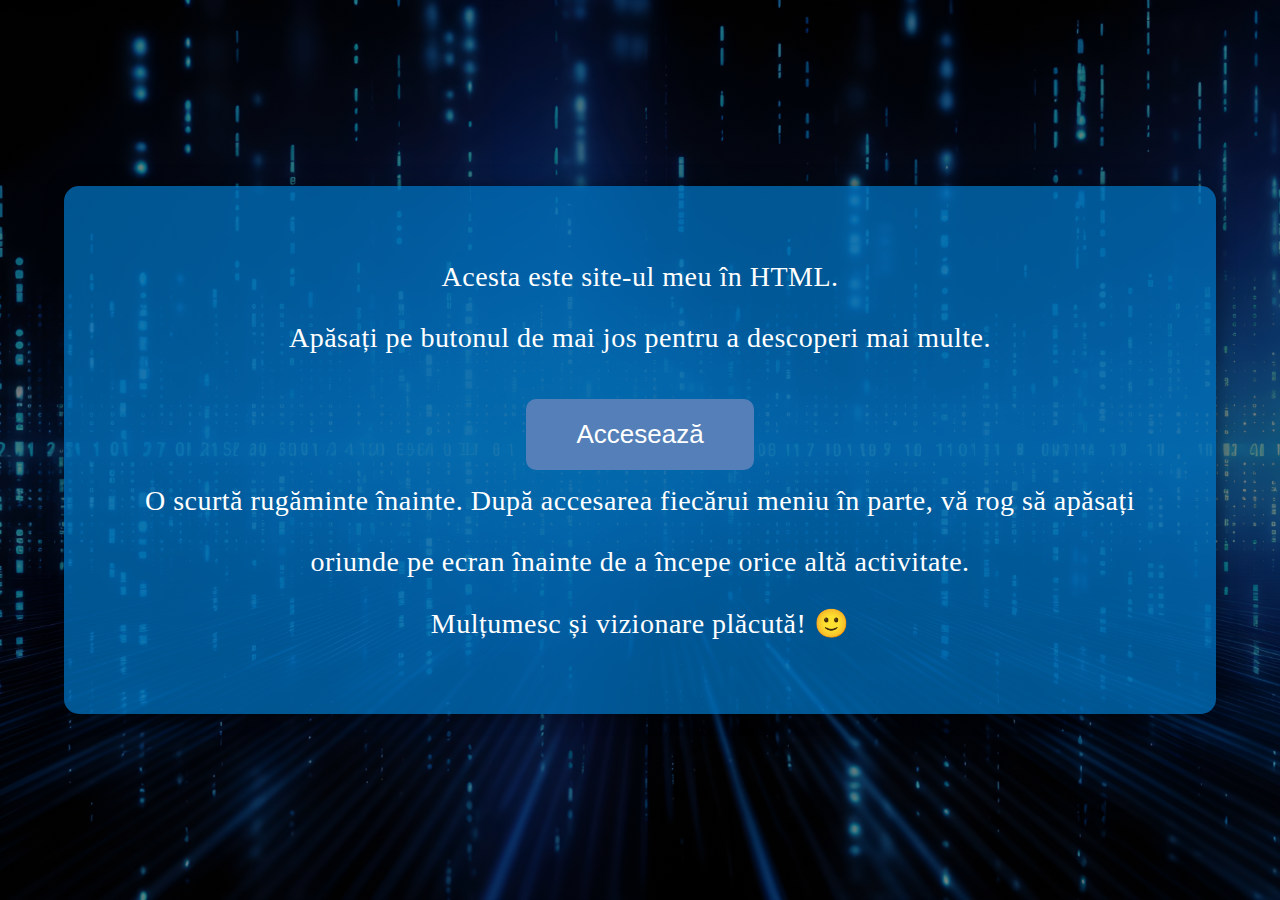
<file: inceput/index.html>
<!DOCTYPE html>
<html lang="ro">
<head>
    <meta charset="UTF-8">
    <meta http-equiv="X-UA-Compatible" content="IE=edge">
    <meta name="viewport" content="width=device-width, initial-scale=1.0">
    <title>Inteligența artificială & machine learning</title> 
    <link rel="stylesheet" href="style0.css">
</head>
<body>
    <div class="content-box">
        <p>Acesta este site-ul meu în HTML.</p>
        <p>Apăsați pe butonul de mai jos pentru a descoperi mai multe.</p>
        <a href="\liceu\proiecte\atestat info\Plopan Eliana\acasa\info.html">
            <button type="button" class="submit-btn">Accesează</button>
        </a>
        <p>O scurtă rugăminte înainte. După accesarea fiecărui meniu în parte, vă rog să apăsați oriunde pe ecran înainte de a începe orice altă activitate.</p>
        <p>Mulțumesc și vizionare plăcută! 🙂</p>
    </div>
</body>
</html>
</file>
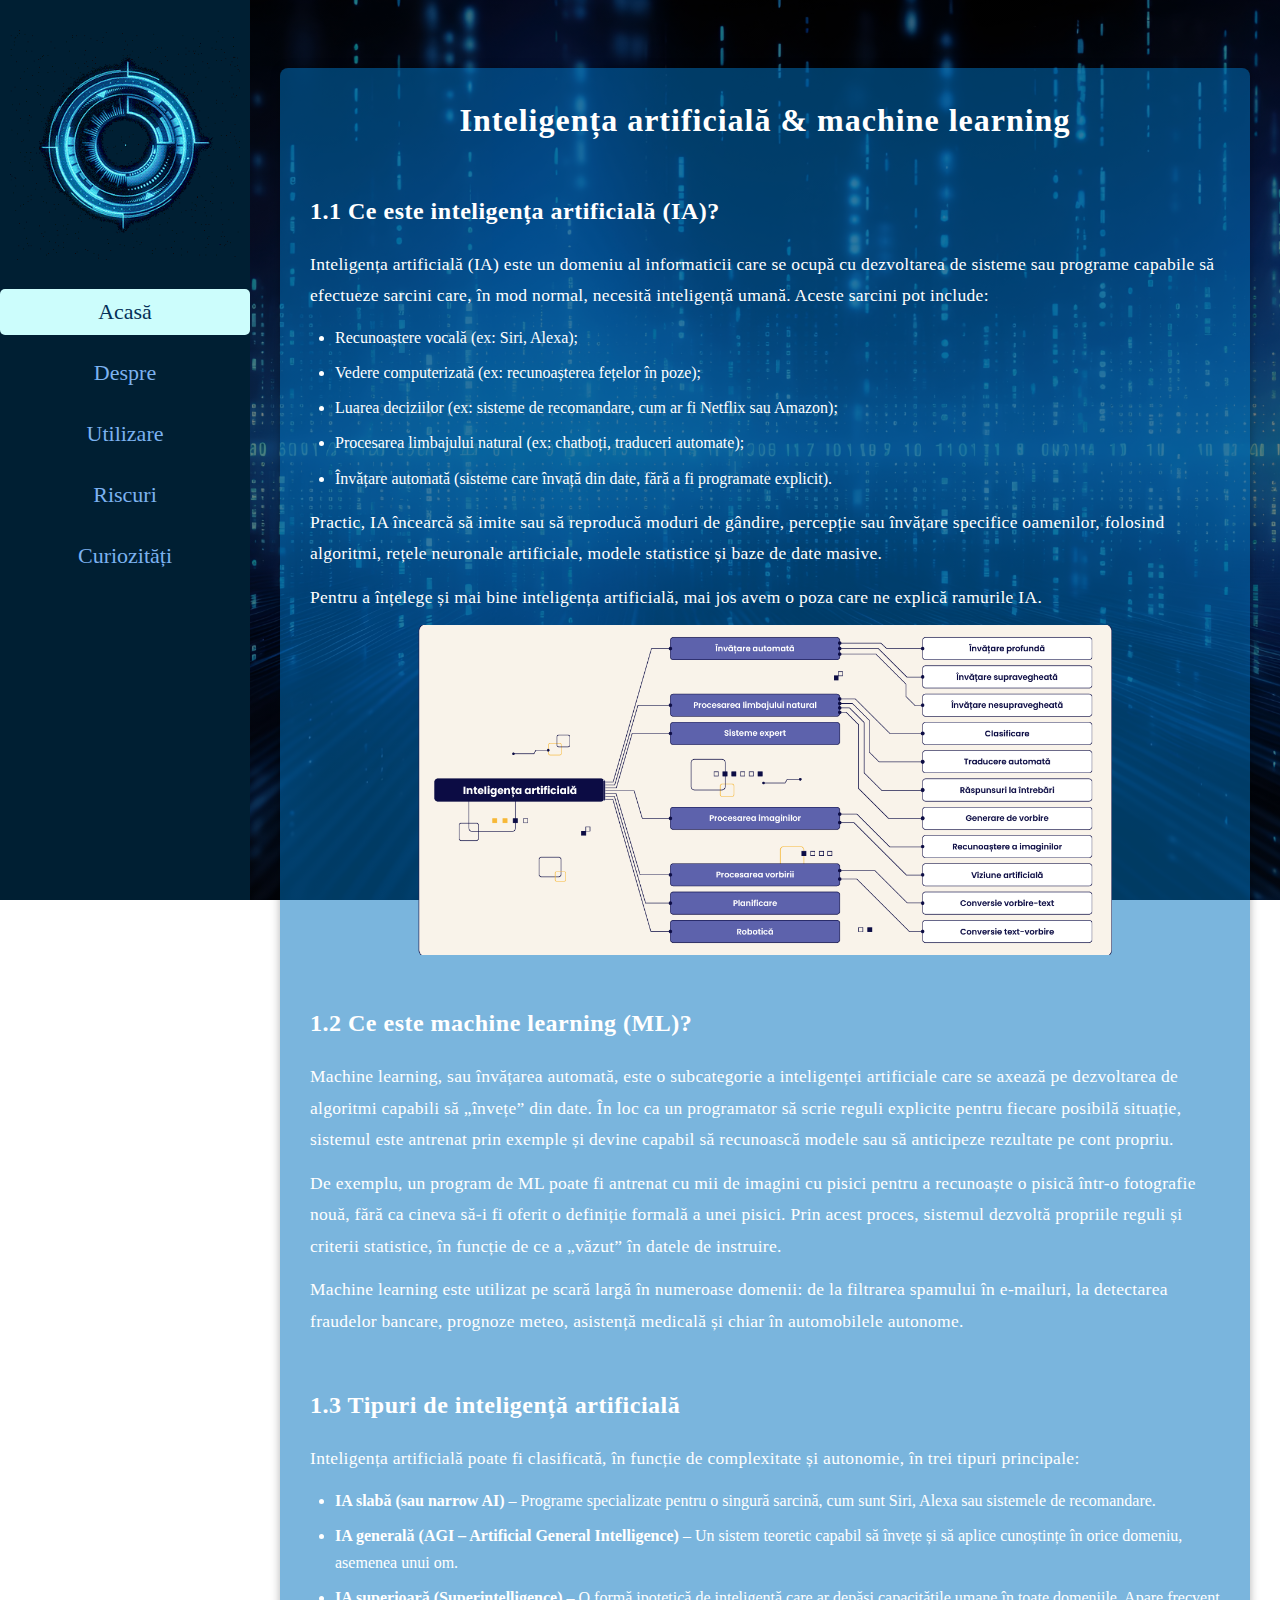
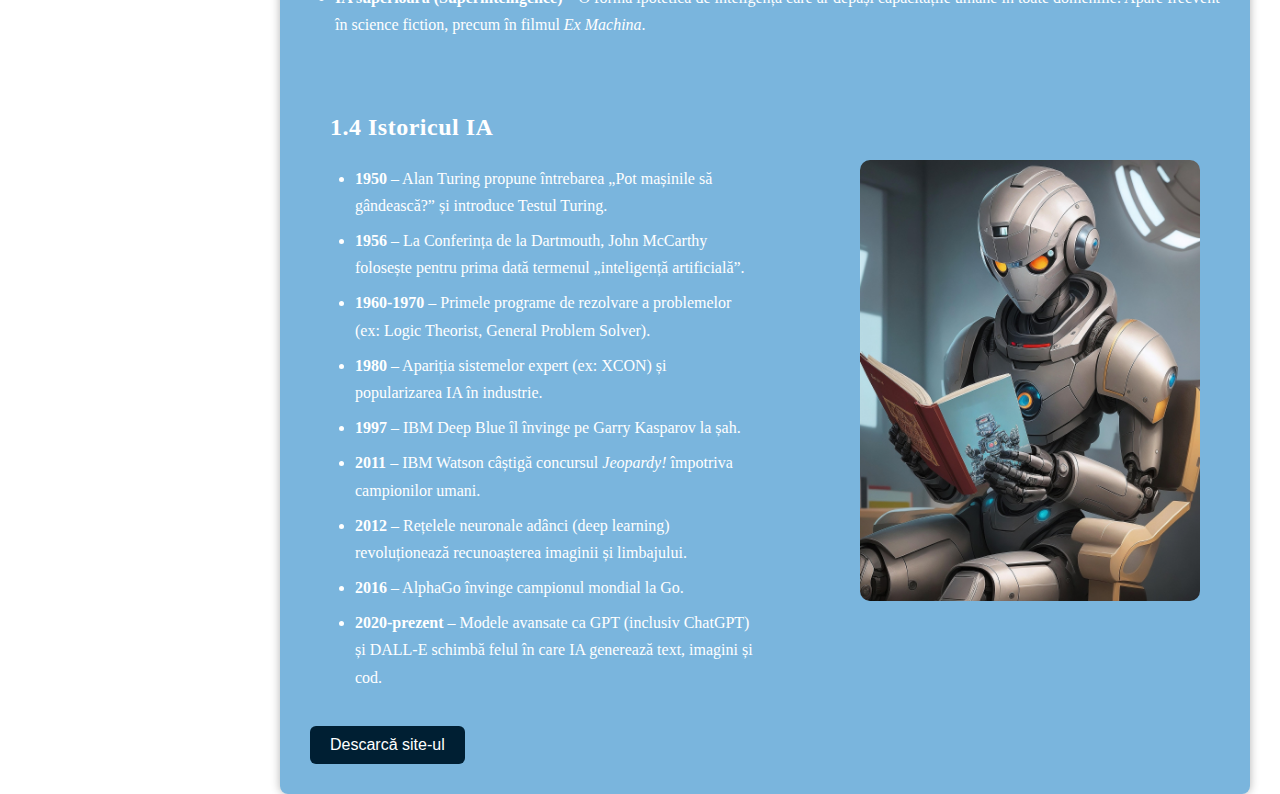
<file: acasa/info.html>
<!DOCTYPE html>
<html lang="ro">
<head>
    <meta charset="UTF-8">
    <meta http-equiv="X-UA-Compatible" content="IE=edge">
    <meta name="viewport" content="width=device-width, initial-scale=1.0">
    <title>Inteligența artificială & machine learning</title> 
    <link rel="stylesheet" href="style.css">
</head>

<body>

    <<audio id="bg-music" autoplay loop>
        <source src="music.mp3" type="audio/mpeg">
      </audio>
      
      <script>
        const audio = document.getElementById("bg-music");
        function enableSound() {
          audio.muted = false;
          audio.volume = 0.2;
          audio.play();
          document.removeEventListener("click", enableSound);
          document.removeEventListener("scroll", enableSound);
        }
      
        document.addEventListener("click", enableSound);
        document.addEventListener("scroll", enableSound);
      </script>

    <div class="sidebar">
        <div class="logo">
            <a href="https://chatgpt.com/?temporary-chat=true" target="_blank">
                <img src="jarvis1.gif" alt="AI">
              </a>
              <audio autoplay loop>
                <source src="music.mp3" type="audio/mp3">
              </audio>
        </div>
        <ul class="menu">
            <li class="active"><a href="\liceu\proiecte\atestat info\Plopan Eliana\acasa\info.html">Acasă</a></li>
            <li><a href="\liceu\proiecte\atestat info\Plopan Eliana\despre\despre.html">Despre</a></li>
            <li><a href="\liceu\proiecte\atestat info\Plopan Eliana\folosinta\folosinta.html">Utilizare</a></li>
            <li><a href="\liceu\proiecte\atestat info\Plopan Eliana\riscuri\riscuri.html">Riscuri</a></li>
            <li><a href="\liceu\proiecte\atestat info\Plopan Eliana\curiozitati\curiozitati.html">Curiozități</a></li>
        </ul>
    </div>

    <div class="content-box">
        <h1>Inteligența artificială & machine learning</h1>

        <h2>1.1 Ce este inteligența artificială (IA)?</h2>
        <p>Inteligența artificială (IA) este un domeniu al informaticii care se ocupă cu dezvoltarea de sisteme sau programe capabile să efectueze sarcini care, în mod normal, necesită inteligență umană. Aceste sarcini pot include:</p>
        <ul>
            <li>Recunoaștere vocală (ex: Siri, Alexa);</li>
            <li>Vedere computerizată (ex: recunoașterea fețelor în poze);</li>
            <li>Luarea deciziilor (ex: sisteme de recomandare, cum ar fi Netflix sau Amazon);</li>
            <li>Procesarea limbajului natural (ex: chatboți, traduceri automate);</li>
            <li>Învățare automată (sisteme care învață din date, fără a fi programate explicit).</li>
        </ul>
        <p>Practic, IA încearcă să imite sau să reproducă moduri de gândire, percepție sau învățare specifice oamenilor, folosind algoritmi, rețele neuronale artificiale, modele statistice și baze de date masive.</p>
        <p>Pentru a înțelege și mai bine inteligența artificială, mai jos avem o poza care ne explică ramurile IA.</p>
        
        <div class="image-middle">
            <img src="airamurabg.jpg" alt="Imagine AI">
        </div>
        
        <h2>1.2 Ce este machine learning (ML)?</h2>
        <p>Machine learning, sau învățarea automată, este o subcategorie a inteligenței artificiale care se axează pe dezvoltarea de algoritmi capabili să „învețe” din date. În loc ca un programator să scrie reguli explicite pentru fiecare posibilă situație, sistemul este antrenat prin exemple și devine capabil să recunoască modele sau să anticipeze rezultate pe cont propriu.</p>
        <p>De exemplu, un program de ML poate fi antrenat cu mii de imagini cu pisici pentru a recunoaște o pisică într-o fotografie nouă, fără ca cineva să-i fi oferit o definiție formală a unei pisici. Prin acest proces, sistemul dezvoltă propriile reguli și criterii statistice, în funcție de ce a „văzut” în datele de instruire.</p>
        <p>Machine learning este utilizat pe scară largă în numeroase domenii: de la filtrarea spamului în e-mailuri, la detectarea fraudelor bancare, prognoze meteo, asistență medicală și chiar în automobilele autonome.</p>

        <h2>1.3 Tipuri de inteligență artificială</h2>
        <p>Inteligența artificială poate fi clasificată, în funcție de complexitate și autonomie, în trei tipuri principale:</p>
        <ul>
            <li><strong>IA slabă (sau narrow AI)</strong> – Programe specializate pentru o singură sarcină, cum sunt Siri, Alexa sau sistemele de recomandare.</li>
            <li><strong>IA generală (AGI – Artificial General Intelligence)</strong> – Un sistem teoretic capabil să învețe și să aplice cunoștințe în orice domeniu, asemenea unui om.</li>
            <li><strong>IA superioară (Superintelligence)</strong> – O formă ipotetică de inteligență care ar depăși capacitățile umane în toate domeniile. Apare frecvent în science fiction, precum în filmul <em>Ex Machina</em>.</li>
        </ul>
        
        <div class="text-image-container">
                    <div class="text-side">
        <h2>1.4 Istoricul IA</h2>
        <ul>
            <li><strong>1950</strong> – Alan Turing propune întrebarea „Pot mașinile să gândească?” și introduce Testul Turing.</li>
            <li><strong>1956</strong> – La Conferința de la Dartmouth, John McCarthy folosește pentru prima dată termenul „inteligență artificială”.</li>
            <li><strong>1960-1970</strong> – Primele programe de rezolvare a problemelor (ex: Logic Theorist, General Problem Solver).</li>
            <li><strong>1980</strong> – Apariția sistemelor expert (ex: XCON) și popularizarea IA în industrie.</li>
            <li><strong>1997</strong> – IBM Deep Blue îl învinge pe Garry Kasparov la șah.</li>
            <li><strong>2011</strong> – IBM Watson câștigă concursul <em>Jeopardy!</em> împotriva campionilor umani.</li>
            <li><strong>2012</strong> – Rețelele neuronale adânci (deep learning) revoluționează recunoașterea imaginii și limbajului.</li>
            <li><strong>2016</strong> – AlphaGo învinge campionul mondial la Go.</li>
            <li><strong>2020-prezent</strong> – Modele avansate ca GPT (inclusiv ChatGPT) și DALL-E schimbă felul în care IA generează text, imagini și cod.</li>
        </ul>
            </div>
            <div class="image-side">
              <img src="robo.jpg" alt="Imagine AI" />
            </div>
          </div>
          <a href="\liceu\proiecte\atestat info\Plopan Eliana.zip" download>
            <button type="button" class="submit-btn">Descarcă site-ul</button>
          </a>

    </div>

</body>
</html>
</file>
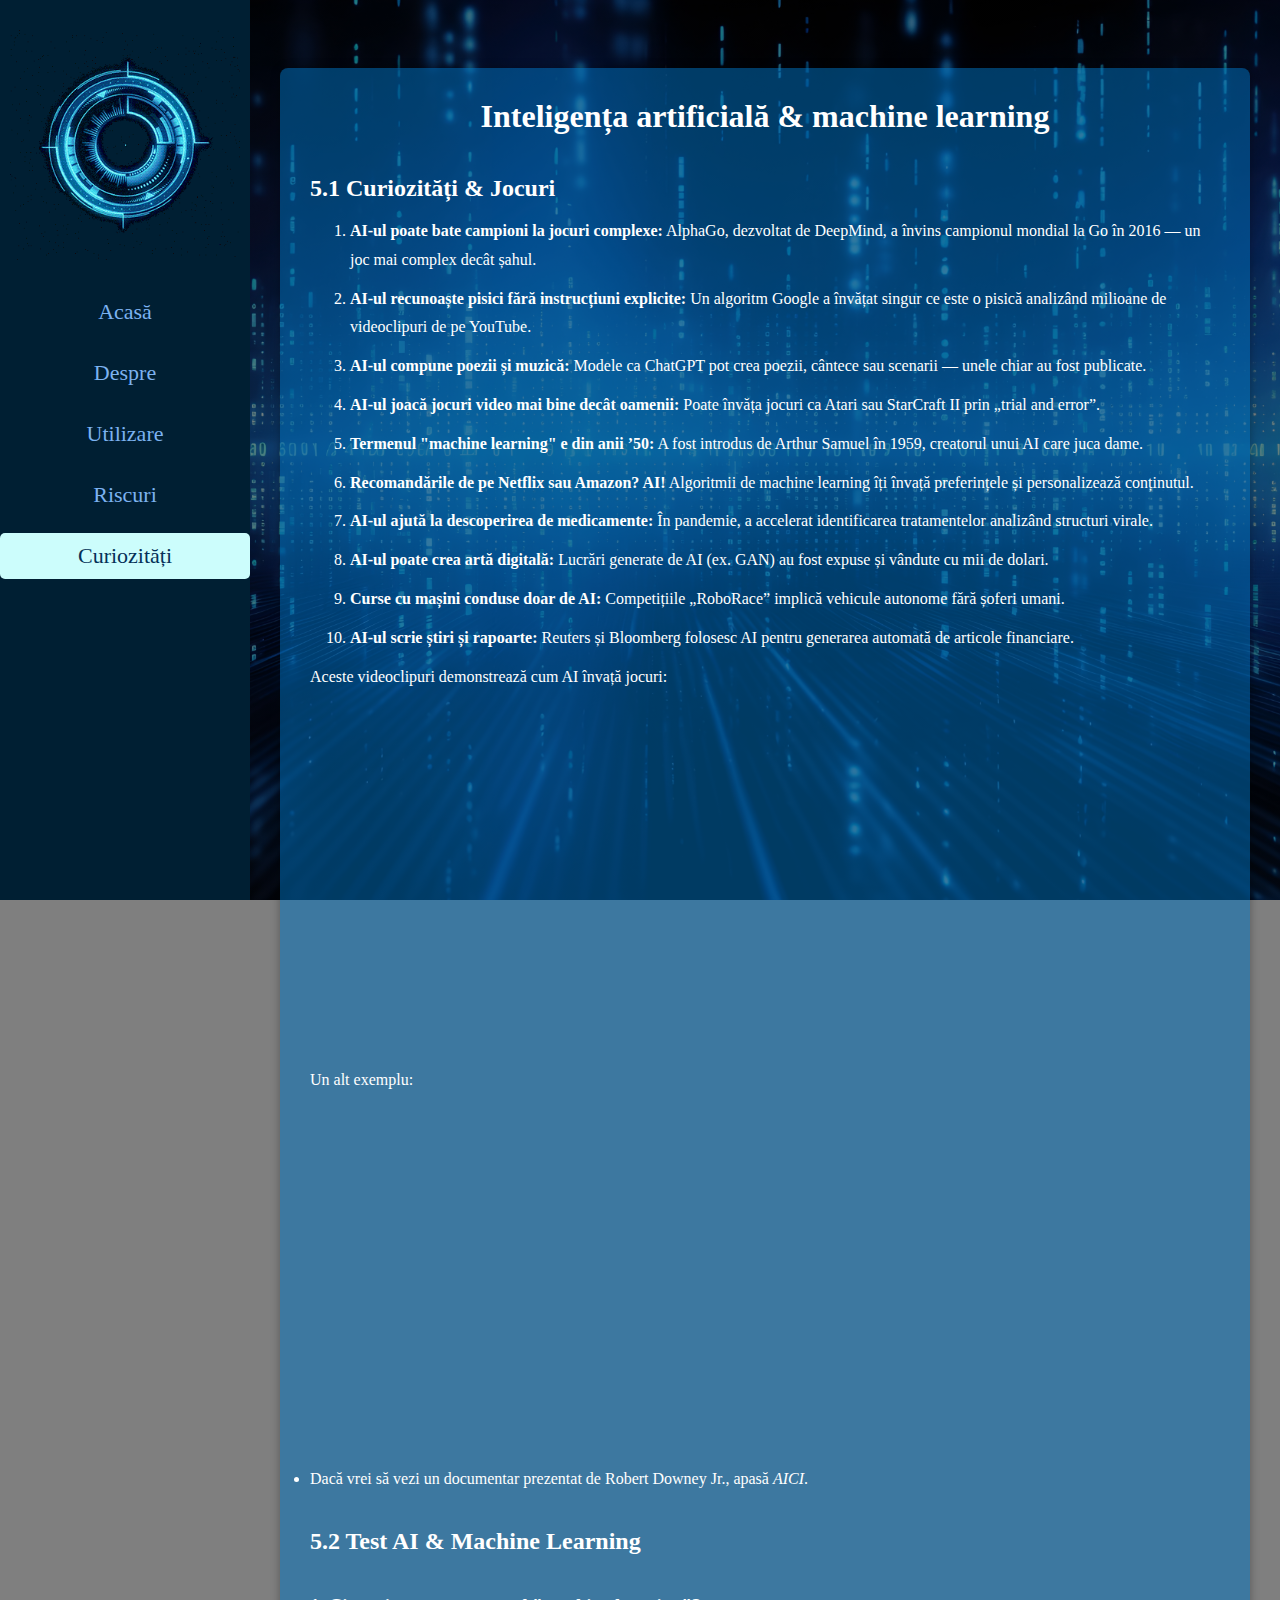
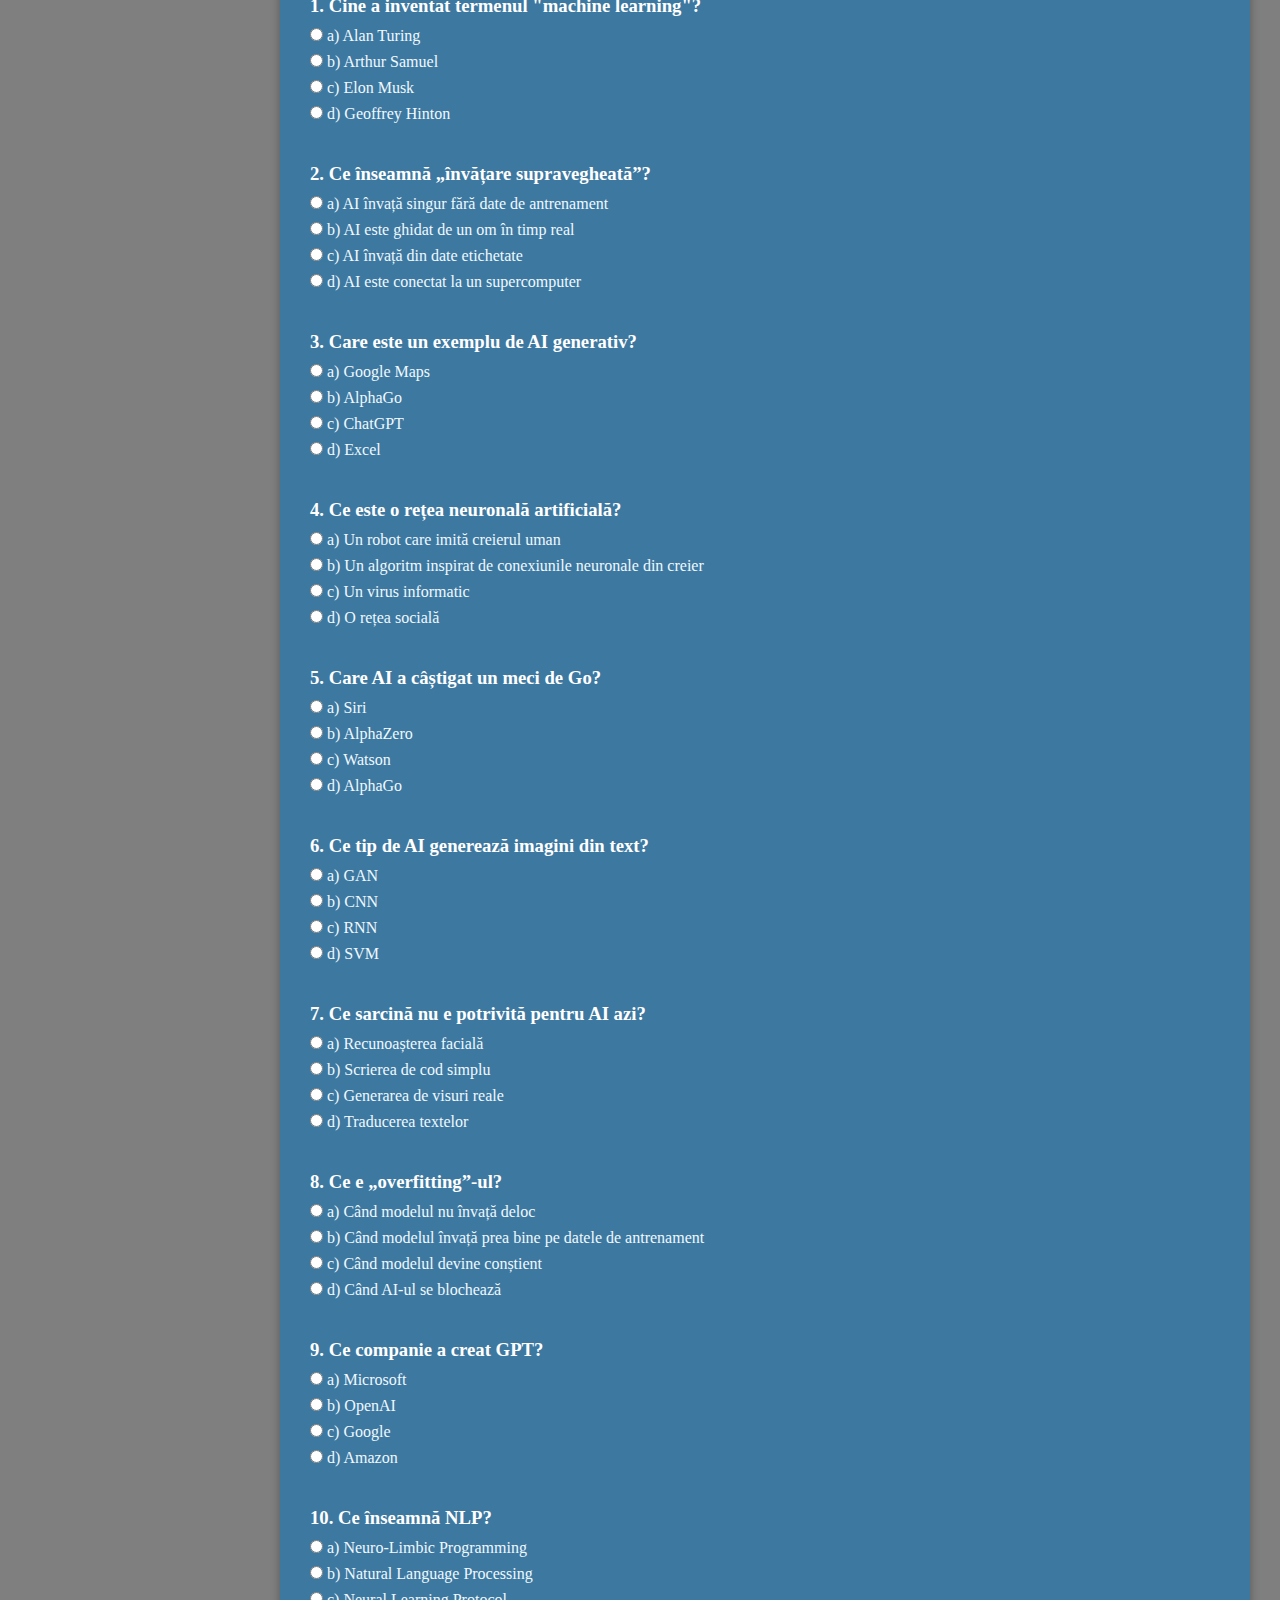
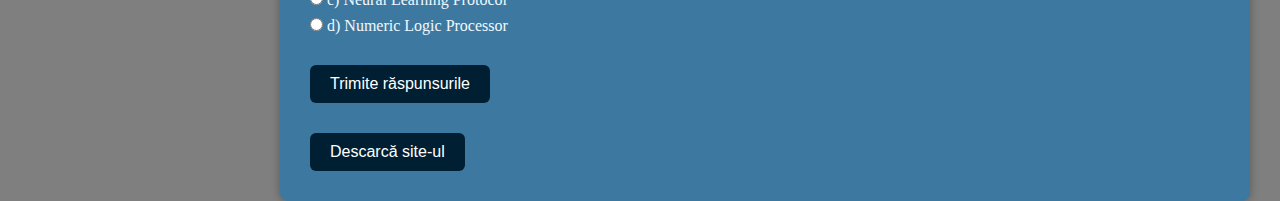
<file: curiozitati/curiozitati.html>
<!DOCTYPE html>
<html lang="ro">
<head>
  <meta charset="UTF-8">
  <meta http-equiv="X-UA-Compatible" content="IE=edge">
  <meta name="viewport" content="width=device-width, initial-scale=1.0">
  <title>Inteligența Artificială & Machine learning</title>
  <link rel="stylesheet" href="style4.css">
</head>
<body>
  
  <<audio id="bg-music" autoplay loop>
    <source src="music.mp3" type="audio/mpeg">
  </audio>
  
  <script>
    const audio = document.getElementById("bg-music");
    function enableSound() {
      audio.muted = false;
      audio.volume = 0.2;
      audio.play();
      document.removeEventListener("click", enableSound);
      document.removeEventListener("scroll", enableSound);
    }
  
    document.addEventListener("click", enableSound);
    document.addEventListener("scroll", enableSound);
  </script>

  <div class="sidebar">
    <div class="logo">
      <a href="https://chatgpt.com/?temporary-chat=true" target="_blank">
        <img src="jarvis1.gif" alt="AI">
      </a>
    </div>
    <audio autoplay loop>
        <source src="music.mp3" type="audio/mp3">
        Your browser does not support the audio element.
      </audio>
    <ul class="menu">
      <li><a href="\liceu\proiecte\atestat info\Plopan Eliana\acasa\info.html">Acasă</a></li>
      <li><a href="\liceu\proiecte\atestat info\Plopan Eliana\despre\despre.html">Despre</a></li>
      <li><a href="\liceu\proiecte\atestat info\Plopan Eliana\folosinta\folosinta.html">Utilizare</a></li>
      <li><a href="\liceu\proiecte\atestat info\Plopan Eliana\riscuri\riscuri.html">Riscuri</a></li>
      <li class="active"><a href="\liceu\proiecte\atestat info\Plopan Eliana\curiozitati\curiozitati.html">Curiozități</a></li>
    </ul>
  </div>

  <div class="content-box">
    <h1>Inteligența artificială & machine learning</h1>

    <h2>5.1 Curiozități & Jocuri</h2>
    <div  class="curiozitati-text">
      <ol>
        <li><strong>AI-ul poate bate campioni la jocuri complexe:</strong> AlphaGo, dezvoltat de DeepMind, a învins campionul mondial la Go în 2016 — un joc mai complex decât șahul.</li>
        <li><strong>AI-ul recunoaște pisici fără instrucțiuni explicite:</strong> Un algoritm Google a învățat singur ce este o pisică analizând milioane de videoclipuri de pe YouTube.</li>
        <li><strong>AI-ul compune poezii și muzică:</strong> Modele ca ChatGPT pot crea poezii, cântece sau scenarii — unele chiar au fost publicate.</li>
        <li><strong>AI-ul joacă jocuri video mai bine decât oamenii:</strong> Poate învăța jocuri ca Atari sau StarCraft II prin „trial and error”.</li>
        <li><strong>Termenul "machine learning" e din anii ’50:</strong> A fost introdus de Arthur Samuel în 1959, creatorul unui AI care juca dame.</li>
        <li><strong>Recomandările de pe Netflix sau Amazon? AI!</strong> Algoritmii de machine learning îți învață preferințele și personalizează conținutul.</li>
        <li><strong>AI-ul ajută la descoperirea de medicamente:</strong> În pandemie, a accelerat identificarea tratamentelor analizând structuri virale.</li>
        <li><strong>AI-ul poate crea artă digitală:</strong> Lucrări generate de AI (ex. GAN) au fost expuse și vândute cu mii de dolari.</li>
        <li><strong>Curse cu mașini conduse doar de AI:</strong> Competițiile „RoboRace” implică vehicule autonome fără șoferi umani.</li>
        <li><strong>AI-ul scrie știri și rapoarte:</strong> Reuters și Bloomberg folosesc AI pentru generarea automată de articole financiare.</li>
      </ol>
    </div>
    <p>Aceste videoclipuri demonstrează cum AI învață jocuri:</p>
    <div class="video-container">
      <iframe width="560" height="315" src="https://www.youtube.com/embed/qv6UVOQ0F44?start=12" title="AI Go Game" frameborder="0" allowfullscreen></iframe>
    </div>
    <p>Un alt exemplu:</p>
    <div class="video-container">
      <iframe width="560" height="315" src="https://www.youtube.com/embed/Lu56xVlZ40M" title="AI Pac-Man" frameborder="0" allowfullscreen></iframe>
    </div>

    <li>
      Dacă vrei să vezi un documentar prezentat de Robert Downey Jr., apasă 
      <a href="https://www.youtube.com/playlist?list=PLjq6DwYksrzz_fsWIpPcf6V7p2RNAneKc" style="color: inherit; text-decoration: none;"><em>AICI</em></a>.
  </li>

    <h2>5.2 Test AI & Machine Learning</h2>
    <form id="quizForm">
      <div class="question">
        <h3>1. Cine a inventat termenul "machine learning"?</h3>
        <label><input type="radio" name="q1" value="a"> a) Alan Turing</label>
        <label><input type="radio" name="q1" value="b"> b) Arthur Samuel</label>
        <label><input type="radio" name="q1" value="c"> c) Elon Musk</label>
        <label><input type="radio" name="q1" value="d"> d) Geoffrey Hinton</label>
      </div>
      <div class="question">
        <h3>2. Ce înseamnă „învățare supravegheată”?</h3>
        <label><input type="radio" name="q2" value="a"> a) AI învață singur fără date de antrenament</label>
        <label><input type="radio" name="q2" value="b"> b) AI este ghidat de un om în timp real</label>
        <label><input type="radio" name="q2" value="c"> c) AI învață din date etichetate</label>
        <label><input type="radio" name="q2" value="d"> d) AI este conectat la un supercomputer</label>
      </div>
    
      <div class="question">
        <h3>3. Care este un exemplu de AI generativ?</h3>
        <label><input type="radio" name="q3" value="a"> a) Google Maps</label>
        <label><input type="radio" name="q3" value="b"> b) AlphaGo</label>
        <label><input type="radio" name="q3" value="c"> c) ChatGPT</label>
        <label><input type="radio" name="q3" value="d"> d) Excel</label>
      </div>
    
      <div class="question">
        <h3>4. Ce este o rețea neuronală artificială?</h3>
        <label><input type="radio" name="q4" value="a"> a) Un robot care imită creierul uman</label>
        <label><input type="radio" name="q4" value="b"> b) Un algoritm inspirat de conexiunile neuronale din creier</label>
        <label><input type="radio" name="q4" value="c"> c) Un virus informatic</label>
        <label><input type="radio" name="q4" value="d"> d) O rețea socială</label>
      </div>
    
      <div class="question">
        <h3>5. Care AI a câștigat un meci de Go?</h3>
        <label><input type="radio" name="q5" value="a"> a) Siri</label>
        <label><input type="radio" name="q5" value="b"> b) AlphaZero</label>
        <label><input type="radio" name="q5" value="c"> c) Watson</label>
        <label><input type="radio" name="q5" value="d"> d) AlphaGo</label>
      </div>
    
      <div class="question">
        <h3>6. Ce tip de AI generează imagini din text?</h3>
        <label><input type="radio" name="q6" value="a"> a) GAN</label>
        <label><input type="radio" name="q6" value="b"> b) CNN</label>
        <label><input type="radio" name="q6" value="c"> c) RNN</label>
        <label><input type="radio" name="q6" value="d"> d) SVM</label>
      </div>
    
      <div class="question">
        <h3>7. Ce sarcină nu e potrivită pentru AI azi?</h3>
        <label><input type="radio" name="q7" value="a"> a) Recunoașterea facială</label>
        <label><input type="radio" name="q7" value="b"> b) Scrierea de cod simplu</label>
        <label><input type="radio" name="q7" value="c"> c) Generarea de visuri reale</label>
        <label><input type="radio" name="q7" value="d"> d) Traducerea textelor</label>
      </div>
    
      <div class="question">
        <h3>8. Ce e „overfitting”-ul?</h3>
        <label><input type="radio" name="q8" value="a"> a) Când modelul nu învață deloc</label>
        <label><input type="radio" name="q8" value="b"> b) Când modelul învață prea bine pe datele de antrenament</label>
        <label><input type="radio" name="q8" value="c"> c) Când modelul devine conștient</label>
        <label><input type="radio" name="q8" value="d"> d) Când AI-ul se blochează</label>
      </div>
    
      <div class="question">
        <h3>9. Ce companie a creat GPT?</h3>
        <label><input type="radio" name="q9" value="a"> a) Microsoft</label>
        <label><input type="radio" name="q9" value="b"> b) OpenAI</label>
        <label><input type="radio" name="q9" value="c"> c) Google</label>
        <label><input type="radio" name="q9" value="d"> d) Amazon</label>
      </div> 

      <div class="question">
        <h3>10. Ce înseamnă NLP?</h3>
        <label><input type="radio" name="q10" value="a"> a) Neuro-Limbic Programming</label>
        <label><input type="radio" name="q10" value="b"> b) Natural Language Processing</label>
        <label><input type="radio" name="q10" value="c"> c) Neural Learning Protocol</label>
        <label><input type="radio" name="q10" value="d"> d) Numeric Logic Processor</label>
      </div>

      <button type="button" class="submit-btn" onclick="checkAnswers()">Trimite răspunsurile</button>
      <div class="result" id="result"></div>
    </form>
    <a href="\liceu\proiecte\atestat info\Plopan Eliana.zip" download>
      <button type="button" class="submit-btn">Descarcă site-ul</button>
    </a>
  </div>

  <script>
    function checkAnswers() {
      const correctAnswers = {
        q1: "b", q2: "c", q3: "c", q4: "b", q5: "d",
        q6: "a", q7: "c", q8: "b", q9: "b", q10: "b"
      };

      let score = 0;
      let total = Object.keys(correctAnswers).length;

      for (let q in correctAnswers) {
        const answer = document.querySelector(`input[name="${q}"]:checked`);
        if (answer && answer.value === correctAnswers[q]) {
          score++;
        }
      }

      const result = document.getElementById("result");
      result.textContent = `Ai obținut ${score} din ${total} puncte!`;
    }
  </script>
</body>
</html>
</file>
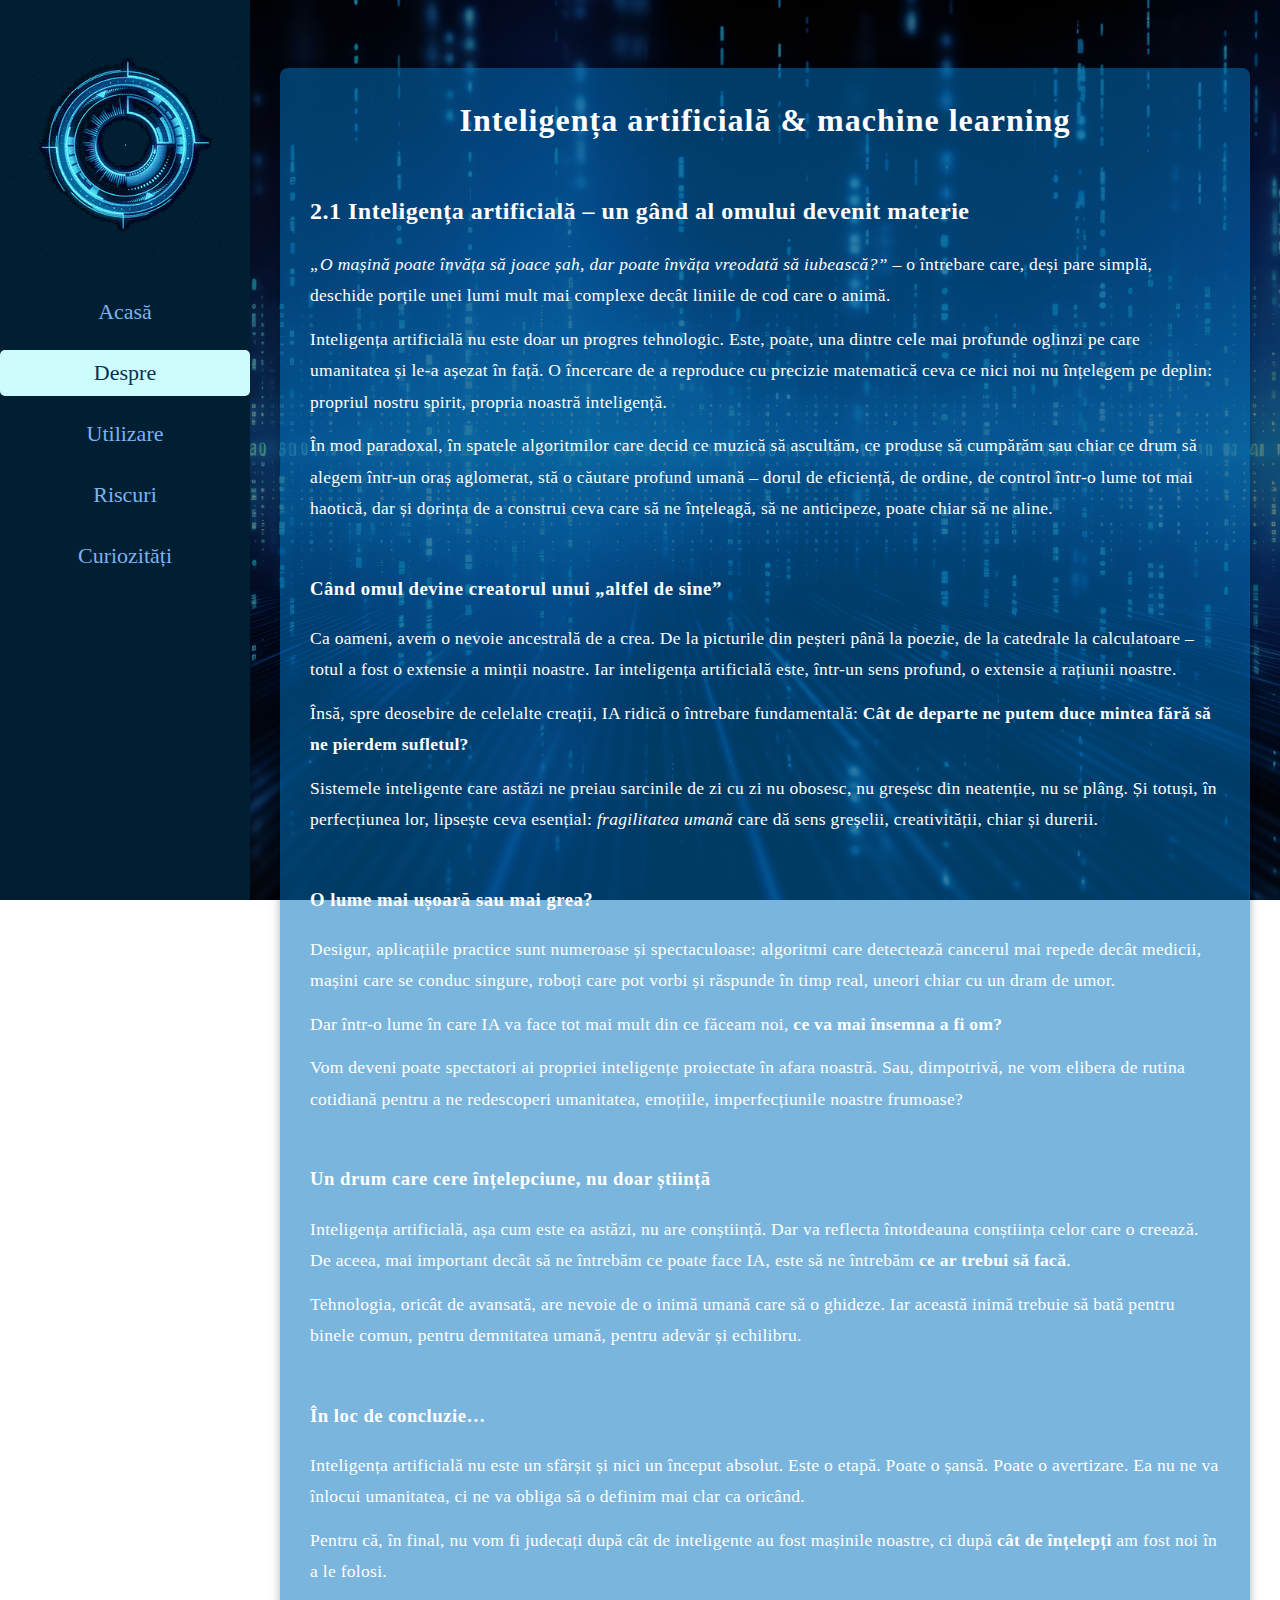
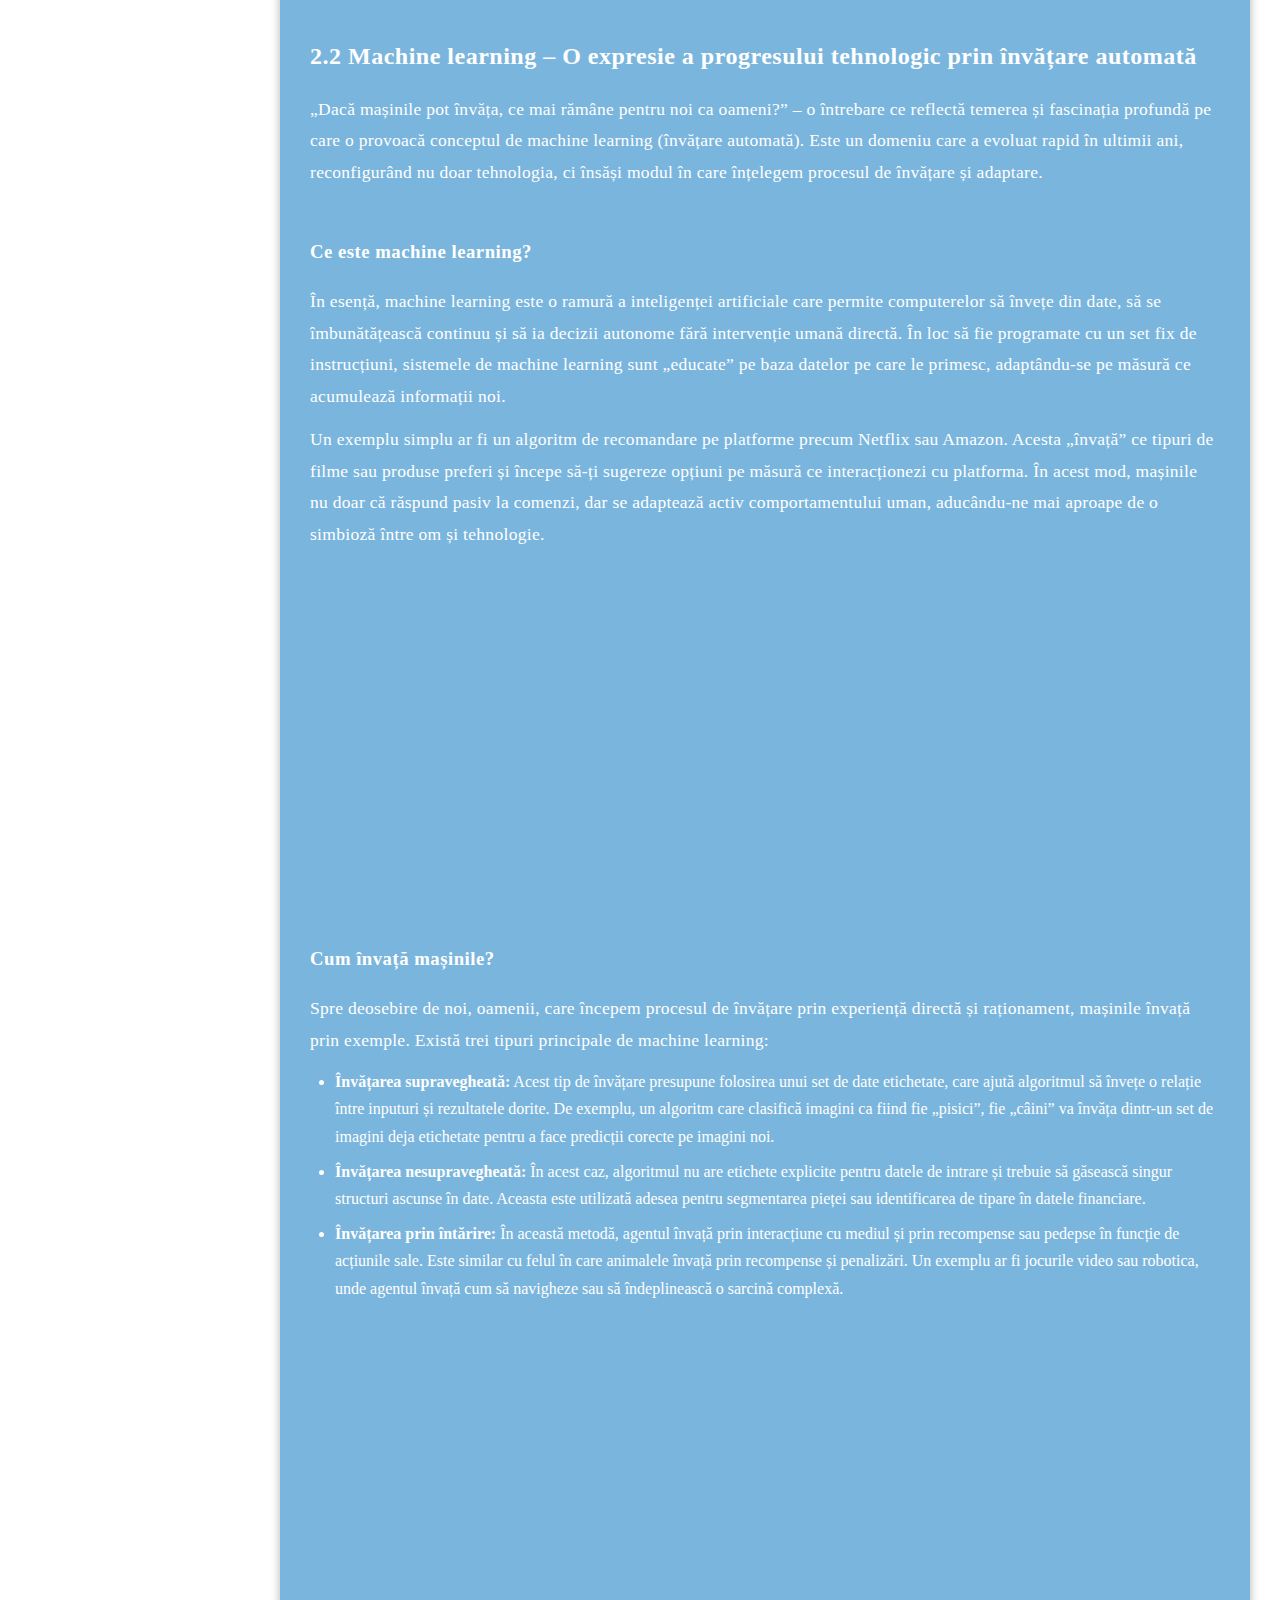
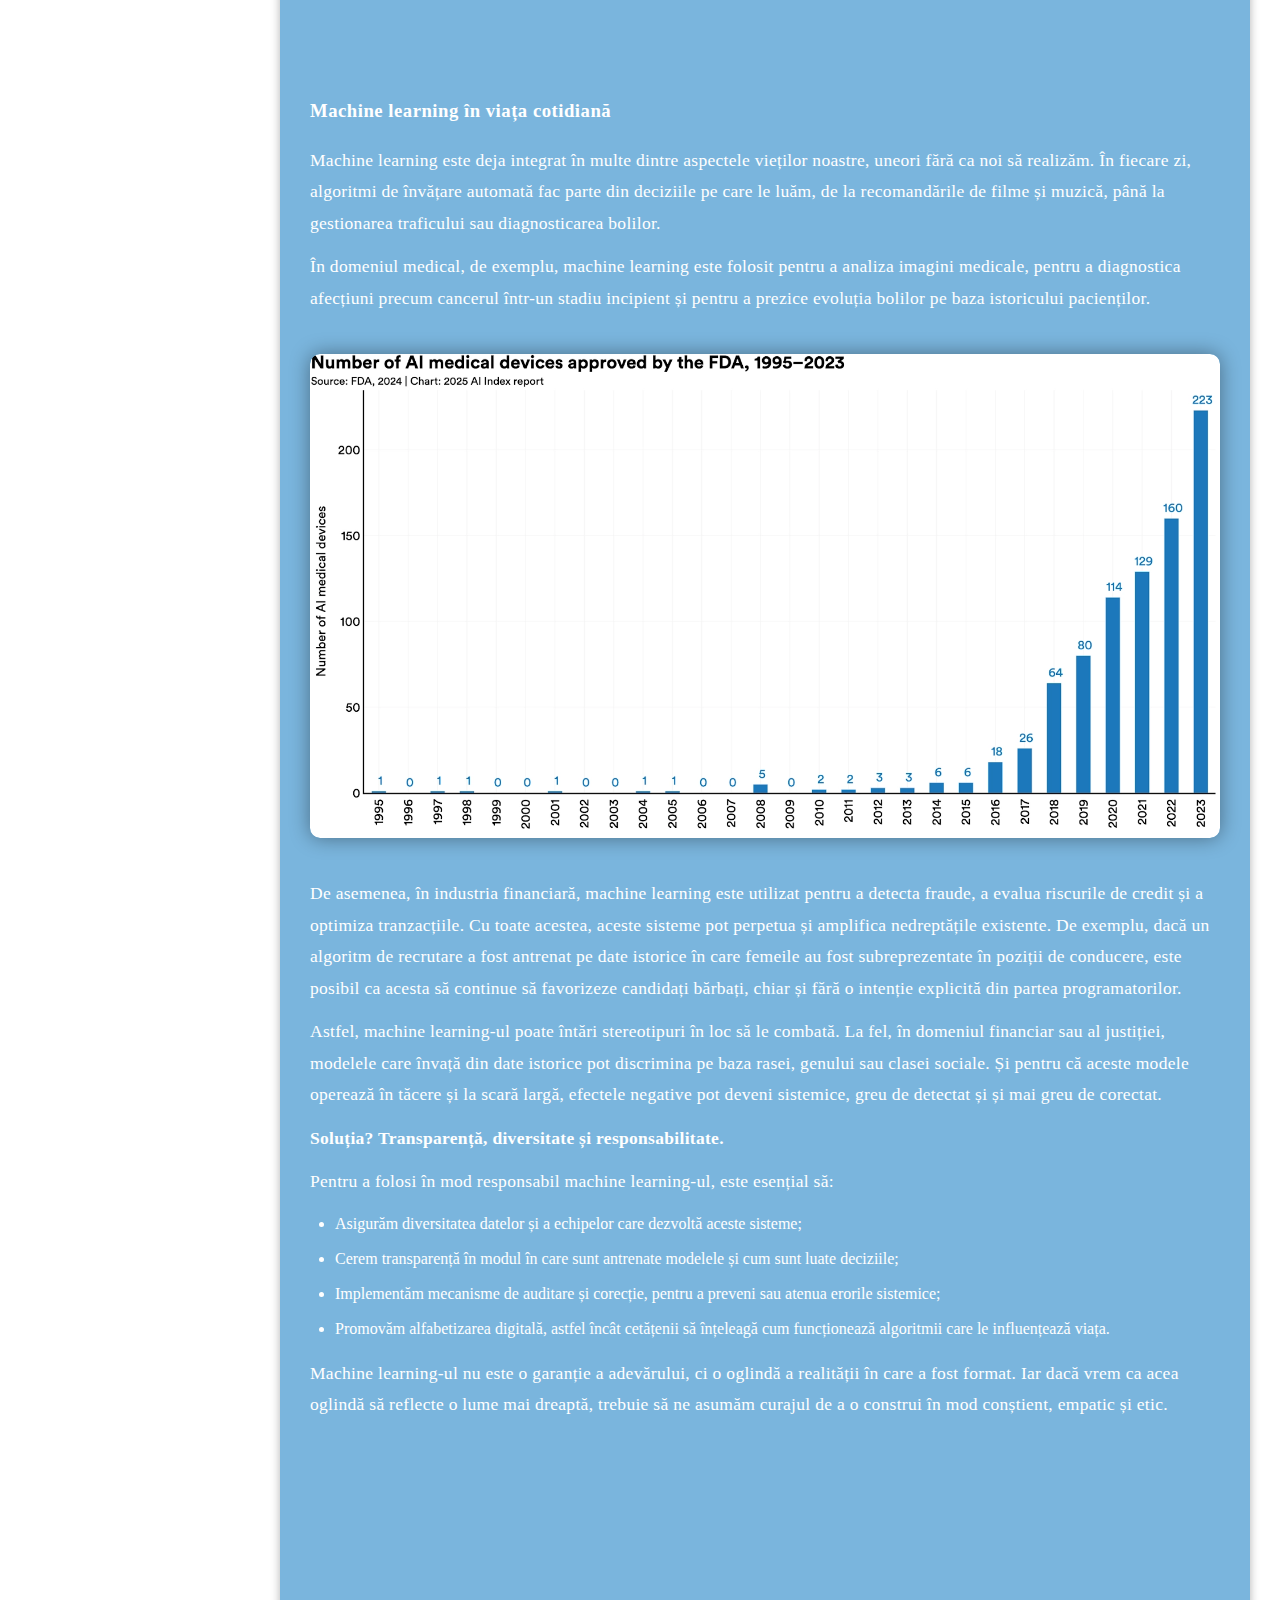
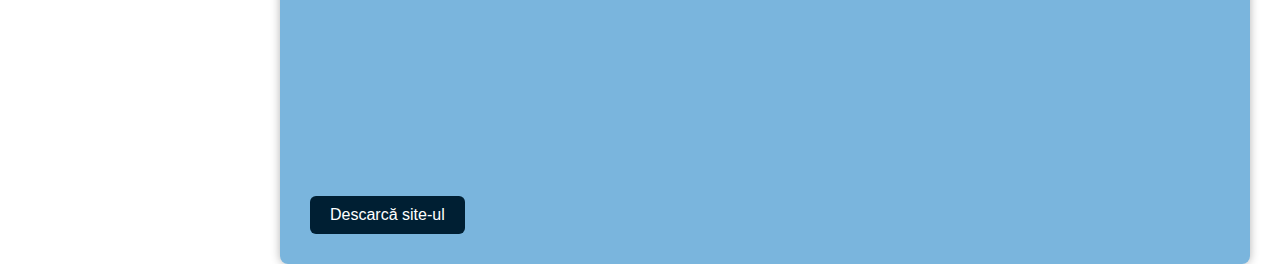
<file: despre/despre.html>
<!DOCTYPE html>
<html lang="ro">
<head>
    <meta charset="UTF-8">
    <meta http-equiv="X-UA-Compatible" content="IE=edge">
    <meta name="viewport" content="width=device-width, initial-scale=1.0">
    <title>Inteligența artificială & machine learning</title>
    <link rel="stylesheet" href="style1.css">
</head>

<body>

    <<audio id="bg-music" autoplay loop>
        <source src="music.mp3" type="audio/mpeg">
      </audio>
      
      <script>
        const audio = document.getElementById("bg-music");
        function enableSound() {
          audio.muted = false;
          audio.volume = 0.2;
          audio.play();
          document.removeEventListener("click", enableSound);
          document.removeEventListener("scroll", enableSound);
        }
      
        document.addEventListener("click", enableSound);
        document.addEventListener("scroll", enableSound);
      </script>

    <div class="sidebar">
        <div class="logo">
            <a href="https://chatgpt.com/?temporary-chat=true" target="_blank">
                <img src="jarvis1.gif" alt="AI">
              </a>
              <audio autoplay loop>
                <source src="music.mp3" type="audio/mp3">
              </audio>
              
        </div>
            <ul class="menu">
                <li><a href="\liceu\proiecte\atestat info\Plopan Eliana\acasa\info.html">Acasă</a></li>
                <li class="active"><a href="\liceu\proiecte\atestat info\Plopan Eliana\despre\despre.html">Despre</a></li>
                <li><a href="\liceu\proiecte\atestat info\Plopan Eliana\folosinta\folosinta.html">Utilizare</a></li>
                <li><a href="\liceu\proiecte\atestat info\Plopan Eliana\riscuri\riscuri.html">Riscuri</a></li>
                <li><a href="\liceu\proiecte\atestat info\Plopan Eliana\uriozitati\curiozitati.html">Curiozități</a></li>
            </ul>
    </div>

    <div class="content-box">
        <h1>Inteligența artificială & machine learning</h1>

        <h2>2.1 Inteligența artificială – un gând al omului devenit materie</h2>

        <p><em>„O mașină poate învăța să joace șah, dar poate învăța vreodată să iubească?”</em> – o întrebare care, deși pare simplă, deschide porțile unei lumi mult mai complexe decât liniile de cod care o animă.</p>

        <p>Inteligența artificială nu este doar un progres tehnologic. Este, poate, una dintre cele mai profunde oglinzi pe care umanitatea și le-a așezat în față. O încercare de a reproduce cu precizie matematică ceva ce nici noi nu înțelegem pe deplin: propriul nostru spirit, propria noastră inteligență.</p>

        <p>În mod paradoxal, în spatele algoritmilor care decid ce muzică să ascultăm, ce produse să cumpărăm sau chiar ce drum să alegem 
            într-un oraș aglomerat, stă o căutare profund umană – dorul de eficiență, de ordine, de control într-o lume tot mai haotică, dar și dorința de a construi ceva care să ne înțeleagă, să ne anticipeze, poate chiar să ne aline.</p>

        <h3>Când omul devine creatorul unui „altfel de sine”</h3>

        <p>Ca oameni, avem o nevoie ancestrală de a crea. De la picturile din peșteri până la poezie, de la catedrale la calculatoare – totul a fost o extensie a minții noastre. Iar inteligența artificială este, într-un sens profund, o extensie a rațiunii noastre.</p>

        <p>Însă, spre deosebire de celelalte creații, IA ridică o întrebare fundamentală: <strong>Cât de departe ne putem duce mintea fără să ne pierdem sufletul?</strong></p>

        <p>Sistemele inteligente care astăzi ne preiau sarcinile de zi cu zi nu obosesc, nu greșesc din neatenție, nu se plâng. Și totuși, în perfecțiunea lor, lipsește ceva esențial: <em>fragilitatea umană</em> care dă sens greșelii, creativității, chiar și durerii.</p>

        <h3>O lume mai ușoară sau mai grea?</h3>

        <p>Desigur, aplicațiile practice sunt numeroase și spectaculoase: algoritmi care detectează cancerul mai repede decât medicii, mașini care se conduc singure, roboți care pot vorbi și răspunde în timp real, uneori chiar cu un dram de umor.</p>

        <p>Dar într-o lume în care IA va face tot mai mult din ce făceam noi, <strong>ce va mai însemna a fi om?</strong></p>

        <p>Vom deveni poate spectatori ai propriei inteligențe proiectate în afara noastră. Sau, dimpotrivă, ne vom elibera de rutina cotidiană pentru a ne redescoperi umanitatea, emoțiile, imperfecțiunile noastre frumoase?</p>

        <h3>Un drum care cere înțelepciune, nu doar știință</h3>

        <p>Inteligența artificială, așa cum este ea astăzi, nu are conștiință. Dar va reflecta întotdeauna conștiința celor care o creează. De aceea, mai important decât să ne întrebăm ce poate face IA, este să ne întrebăm <strong>ce ar trebui să facă</strong>.</p>

        <p>Tehnologia, oricât de avansată, are nevoie de o inimă umană care să o ghideze. Iar această inimă trebuie să bată pentru binele comun, pentru demnitatea umană, pentru adevăr și echilibru.</p>

        <h3>În loc de concluzie…</h3>

        <p>Inteligența artificială nu este un sfârșit și nici un început absolut. Este o etapă. Poate o șansă. Poate o avertizare. Ea nu ne va înlocui umanitatea, ci ne va obliga să o definim mai clar ca oricând.</p>

        <p>Pentru că, în final, nu vom fi judecați după cât de inteligente au fost mașinile noastre, ci după <strong>cât de înțelepți</strong> am fost noi în a le folosi.</p>

        <h2>2.2 Machine learning – O expresie a progresului tehnologic prin învățare automată</h2>

        <p>„Dacă mașinile pot învăța, ce mai rămâne pentru noi ca oameni?” – o întrebare ce reflectă temerea și fascinația profundă pe care o provoacă conceptul de machine learning (învățare automată). Este un domeniu care a evoluat rapid în ultimii ani, reconfigurând nu doar tehnologia, ci însăși modul în care înțelegem procesul de învățare și adaptare.</p>

        <h3>Ce este machine learning?</h3>

        <p>În esență, machine learning este o ramură a inteligenței artificiale care permite computerelor să învețe din date, să se îmbunătățească continuu și să ia decizii autonome fără intervenție umană directă. În loc să fie programate cu un set fix de instrucțiuni, sistemele de machine learning sunt „educate” pe baza datelor pe care le primesc, adaptându-se pe măsură ce acumulează informații noi.</p>

        <p>Un exemplu simplu ar fi un algoritm de recomandare pe platforme precum Netflix sau Amazon. Acesta „învață” ce tipuri de filme sau produse preferi și începe să-ți sugereze opțiuni pe măsură ce interacționezi cu platforma. În acest mod, mașinile nu doar că răspund pasiv la comenzi, dar se adaptează activ comportamentului uman, aducându-ne mai aproape de o simbioză între om și tehnologie.</p>

        <div class="video-container">
            <iframe width="560" height="315"
                src="https://www.youtube.com/embed/ukzFI9rgwfU"
                title="YouTube video player"
                frameborder="0"
                allow="accelerometer; autoplay; clipboard-write; encrypted-media; gyroscope; picture-in-picture"
                allowfullscreen>
            </iframe>
        </div>

        <h3>Cum învață mașinile?</h3>

        <p>Spre deosebire de noi, oamenii, care începem procesul de învățare prin experiență directă și raționament, mașinile învață prin exemple. Există trei tipuri principale de machine learning:</p>

        <ul>
            <li><strong>Învățarea supravegheată:</strong> Acest tip de învățare presupune folosirea unui set de date etichetate, care ajută algoritmul să învețe o relație între inputuri și rezultatele dorite. De exemplu, un algoritm care clasifică imagini ca fiind fie „pisici”, fie „câini” va învăța dintr-un set de imagini deja etichetate pentru a face predicții corecte pe imagini noi.</li>
            <li><strong>Învățarea nesupravegheată:</strong> În acest caz, algoritmul nu are etichete explicite pentru datele de intrare și trebuie să găsească singur structuri ascunse în date. Aceasta este utilizată adesea pentru segmentarea pieței sau identificarea de tipare în datele financiare.</li>
            <li><strong>Învățarea prin întărire:</strong> În această metodă, agentul învață prin interacțiune cu mediul și prin recompense sau pedepse în funcție de acțiunile sale. Este similar cu felul în care animalele învață prin recompense și penalizări. Un exemplu ar fi jocurile video sau robotica, unde agentul învață cum să navigheze sau să îndeplinească o sarcină complexă.</li>
        </ul>

        <div class="video-container">
            <iframe width="560" height="315"
                src="https://www.youtube.com/embed/R9OHn5ZF4Uo"
                title="YouTube video player"
                frameborder="0"
                allow="accelerometer; autoplay; clipboard-write; encrypted-media; gyroscope; picture-in-picture"
                allowfullscreen>
            </iframe>
        </div>

        <h3>Machine learning în viața cotidiană</h3>

        <p>
            Machine learning este deja integrat în multe dintre aspectele vieților noastre, uneori fără ca noi să realizăm. 
            În fiecare zi, algoritmi de învățare automată fac parte din deciziile pe care le luăm, de la recomandările de filme 
            și muzică, până la gestionarea traficului sau diagnosticarea bolilor.
        </p>

        <p>În domeniul medical, de exemplu, machine learning este folosit pentru a analiza imagini medicale, pentru a diagnostica afecțiuni precum cancerul într-un stadiu incipient și pentru a prezice evoluția bolilor pe baza istoricului pacienților.</p>

        <div class="image-middle-container">
            <div class="image-middle">
              <img src="medic.jpg" alt="Imagine AI">
            </div>
          </div>
          

        <p>De asemenea, în industria financiară, machine learning este utilizat pentru a detecta fraude, a evalua riscurile de credit și a optimiza tranzacțiile. Cu toate acestea, aceste sisteme pot perpetua și amplifica nedreptățile existente. De exemplu, dacă un algoritm de recrutare a fost antrenat pe date istorice în care femeile au fost subreprezentate în poziții de conducere, este posibil ca acesta să continue să favorizeze candidați bărbați, chiar și fără o intenție explicită din partea programatorilor.</p>

        <p>Astfel, machine learning-ul poate întări stereotipuri în loc să le combată. La fel, în domeniul financiar sau al justiției, modelele care învață din date istorice pot discrimina pe baza rasei, genului sau clasei sociale. Și pentru că aceste modele operează în tăcere și la scară largă, efectele negative pot deveni sistemice, greu de detectat și și mai greu de corectat.</p>

        <p><strong>Soluția? Transparență, diversitate și responsabilitate.</strong></p>

        <p>Pentru a folosi în mod responsabil machine learning-ul, este esențial să:</p>
        <ul>
        <li>Asigurăm diversitatea datelor și a echipelor care dezvoltă aceste sisteme;</li>
        <li>Cerem transparență în modul în care sunt antrenate modelele și cum sunt luate deciziile;</li>
        <li>Implementăm mecanisme de auditare și corecție, pentru a preveni sau atenua erorile sistemice;</li>
        <li>Promovăm alfabetizarea digitală, astfel încât cetățenii să înțeleagă cum funcționează algoritmii care le influențează viața.</li>
        </ul>

        <p>Machine learning-ul nu este o garanție a adevărului, ci o oglindă a realității în care a fost format. Iar dacă vrem ca acea oglindă să reflecte o lume mai dreaptă, trebuie să ne asumăm curajul de a o construi în mod conștient, empatic și etic.</p>
                
        <div class="video-container">
            <iframe width="560" height="315"
                src="https://www.youtube.com/embed/40riCqvRoMs"
                title="YouTube video player"
                frameborder="0"
                allow="accelerometer; autoplay; clipboard-write; encrypted-media; gyroscope; picture-in-picture"
                allowfullscreen>
            </iframe>
        </div>
        <a href="\liceu\proiecte\atestat info\Plopan Eliana.zip" download>
            <button type="button" class="submit-btn">Descarcă site-ul</button>
          </a>
    </div>
</body>
</html>
</file>
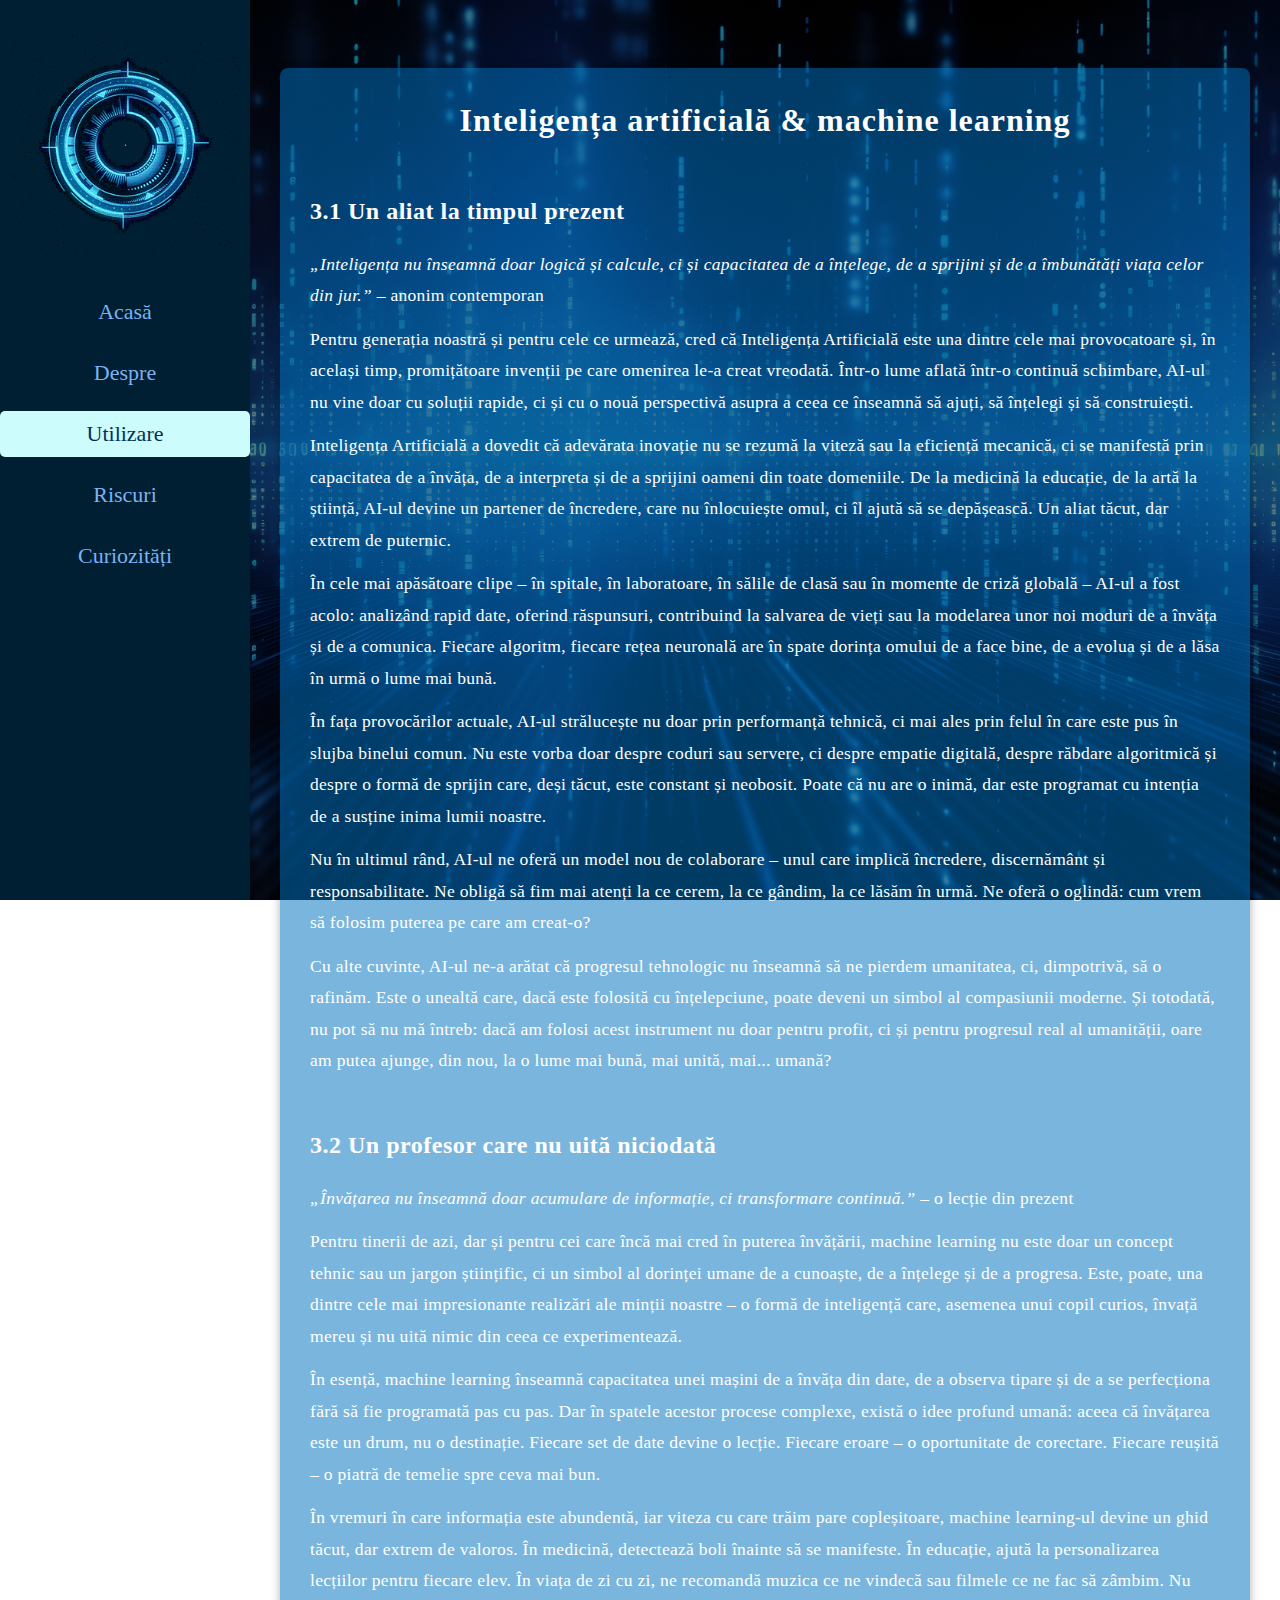
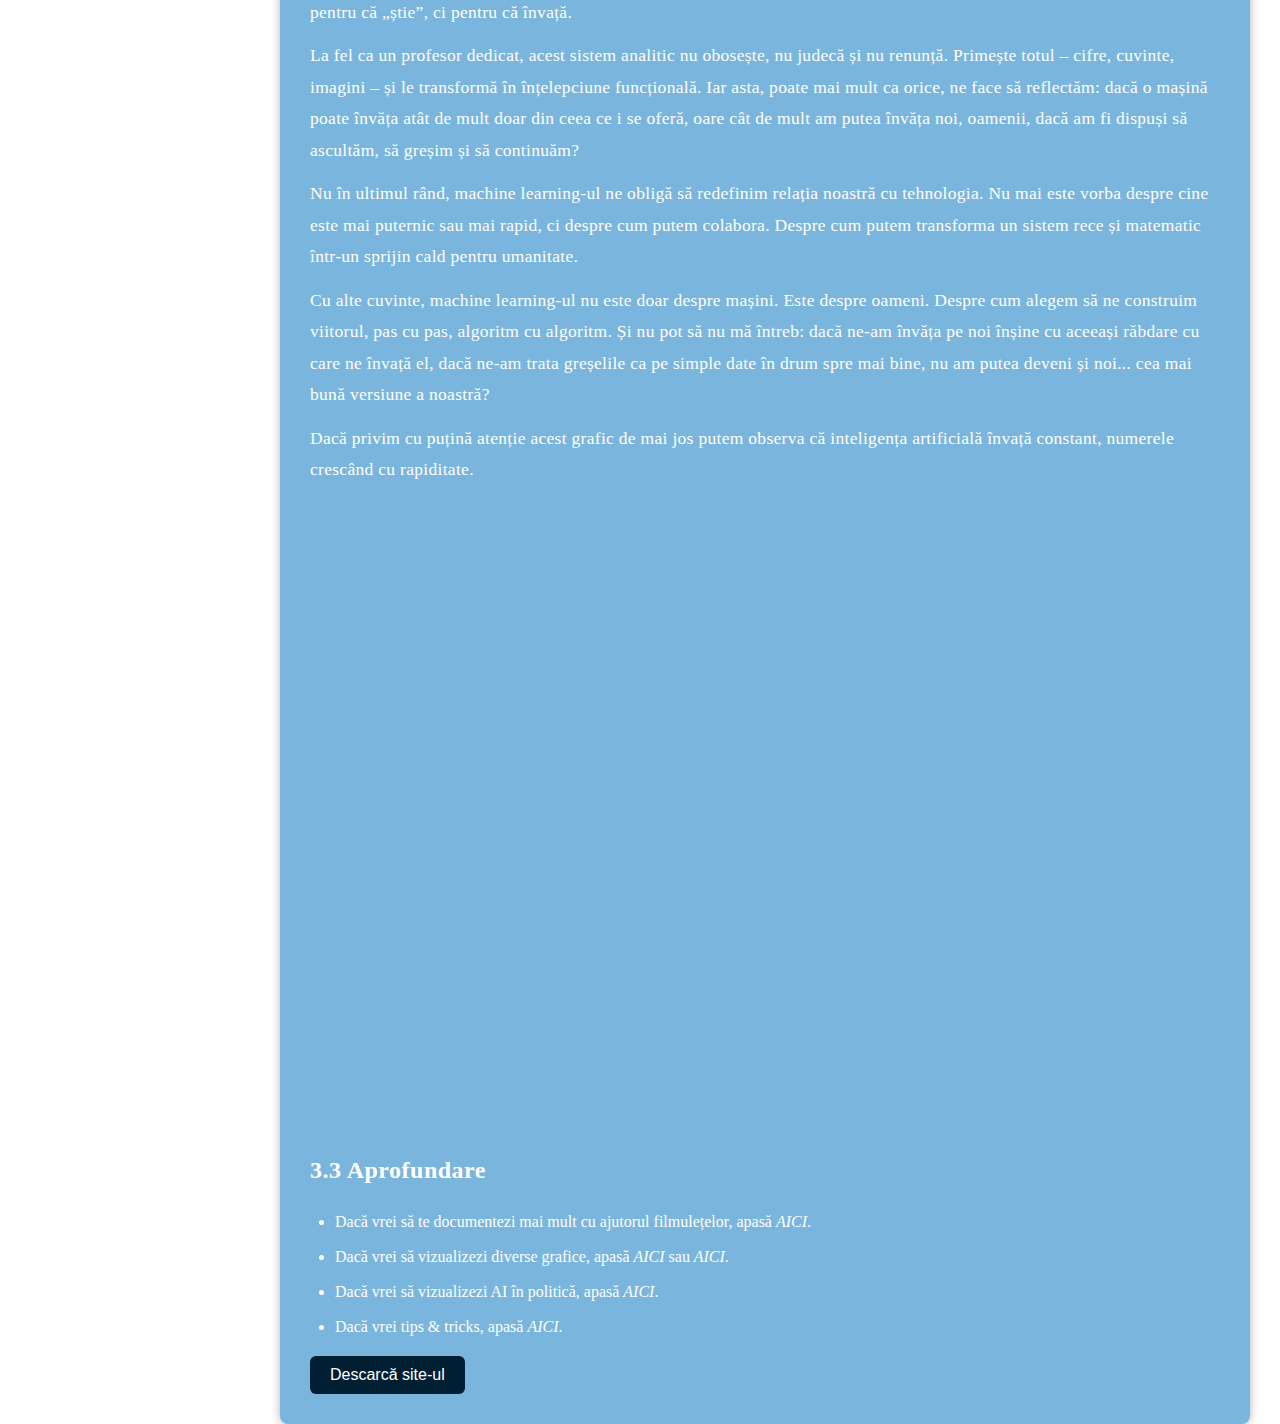
<file: folosinta/folosinta.html>
<!DOCTYPE html>
<html lang="ro">
<head>
    <meta charset="UTF-8">
    <meta http-equiv="X-UA-Compatible" content="IE=edge">
    <meta name="viewport" content="width=device-width, initial-scale=1.0">
    <title>Inteligența artificială & Machine learning</title>
    <link rel="stylesheet" href="style2.css">

</head>

<body>

    <<audio id="bg-music" autoplay loop>
        <source src="music.mp3" type="audio/mpeg">
      </audio>
      
      <script>
        const audio = document.getElementById("bg-music");
        function enableSound() {
          audio.muted = false;
          audio.volume = 0.2;
          audio.play();
          document.removeEventListener("click", enableSound);
          document.removeEventListener("scroll", enableSound);
        }
      
        document.addEventListener("click", enableSound);
        document.addEventListener("scroll", enableSound);
      </script>
      

    <div class="sidebar">
        <div class="logo">
            <a href="https://chatgpt.com/?temporary-chat=true" target="_blank">
                <img src="jarvis1.gif" alt="AI">
              </a>
        </div>
        <ul class="menu">
            <li><a href="\liceu\proiecte\atestat info\Plopan Eliana\acasa\info.html">Acasă</a></li>
            <li><a href="\liceu\proiecte\atestat info\Plopan Eliana\despre\despre.html">Despre</a></li>
            <li class="active"><a href="\liceu\proiecte\Plopan Eliana\atestat info\folosinta\folosinta.html">Utilizare</a></li>
            <li><a href="\liceu\proiecte\atestat info\Plopan Eliana\riscuri\riscuri.html">Riscuri</a></li>
            <li><a href="\liceu\proiecte\atestat info\Plopan Eliana\curiozitati\curiozitati.html">Curiozități</a></li>
        </ul>
    </div>

    <div class="content-box">
        <h1>Inteligența artificială & machine learning</h1>

        <section>
            <h2>3.1 Un aliat la timpul prezent</h2>
                <p><em>„Inteligența nu înseamnă doar logică și calcule, ci și capacitatea de a înțelege, de a sprijini și de a 
                îmbunătăți viața celor din jur.” </em>– anonim contemporan</p>


            <p>
                Pentru generația noastră și pentru cele ce urmează, cred că Inteligența Artificială este una dintre cele mai provocatoare și, în același timp, promițătoare invenții pe care omenirea le-a creat vreodată. Într-o lume aflată într-o continuă schimbare, AI-ul nu vine doar cu soluții rapide, ci și cu o nouă perspectivă asupra a ceea ce înseamnă să ajuți, să înțelegi și să construiești.
            </p>
            <p>
                Inteligența Artificială a dovedit că adevărata inovație nu se rezumă la viteză sau la eficiență mecanică, ci se manifestă prin capacitatea de a învăța, de a interpreta și de a sprijini oameni din toate domeniile. De la medicină la educație, de la artă la știință, AI-ul devine un partener de încredere, care nu înlocuiește omul, ci îl ajută să se depășească. Un aliat tăcut, dar extrem de puternic.
            </p>
            <p>
                În cele mai apăsătoare clipe – în spitale, în laboratoare, în sălile de clasă sau în momente de criză globală – AI-ul a fost acolo: analizând rapid date, oferind răspunsuri, contribuind la salvarea de vieți sau la modelarea unor noi moduri de a învăța și de a comunica. Fiecare algoritm, fiecare rețea neuronală are în spate dorința omului de a face bine, de a evolua și de a lăsa în urmă o lume mai bună.
            </p>
            <p>
                În fața provocărilor actuale, AI-ul strălucește nu doar prin performanță tehnică, ci mai ales prin felul în care este pus în slujba binelui comun. Nu este vorba doar despre coduri sau servere, ci despre empatie digitală, despre răbdare algoritmică și despre o formă de sprijin care, deși tăcut, este constant și neobosit. Poate că nu are o inimă, dar este programat cu intenția de a susține inima lumii noastre.
            </p>
            <p>
                Nu în ultimul rând, AI-ul ne oferă un model nou de colaborare – unul care implică încredere, discernământ și responsabilitate. Ne obligă să fim mai atenți la ce cerem, la ce gândim, la ce lăsăm în urmă. Ne oferă o oglindă: cum vrem să folosim puterea pe care am creat-o?
            </p>
            <p>
                Cu alte cuvinte, AI-ul ne-a arătat că progresul tehnologic nu înseamnă să ne pierdem umanitatea, ci, dimpotrivă, să o rafinăm. Este o unealtă care, dacă este folosită cu înțelepciune, poate deveni un simbol al compasiunii moderne. Și totodată, nu pot să nu mă întreb: dacă am folosi acest instrument nu doar pentru profit, ci și pentru progresul real al umanității, oare am putea ajunge, din nou, la o lume mai bună, mai unită, mai... umană?
            </p>
        </section>

        <section>
            <h2>3.2 Un profesor care nu uită niciodată</h2>
            <p><em>„Învățarea nu înseamnă doar acumulare de informație, ci transformare continuă.” </em>– o lecție din prezent</p>


            <p>
                Pentru tinerii de azi, dar și pentru cei care încă mai cred în puterea învățării, machine learning nu este doar un concept tehnic sau un jargon științific, ci un simbol al dorinței umane de a cunoaște, de a înțelege și de a progresa. Este, poate, una dintre cele mai impresionante realizări ale minții noastre – o formă de inteligență care, asemenea unui copil curios, învață mereu și nu uită nimic din ceea ce experimentează.
            </p>
            <p>
                În esență, machine learning înseamnă capacitatea unei mașini de a învăța din date, de a observa tipare și de a se perfecționa fără să fie programată pas cu pas. Dar în spatele acestor procese complexe, există o idee profund umană: aceea că învățarea este un drum, nu o destinație. Fiecare set de date devine o lecție. Fiecare eroare – o oportunitate de corectare. Fiecare reușită – o piatră de temelie spre ceva mai bun.
            </p>
            <p>
                În vremuri în care informația este abundentă, iar viteza cu care trăim pare copleșitoare, machine learning-ul devine un ghid tăcut, dar extrem de valoros. În medicină, detectează boli înainte să se manifeste. În educație, ajută la personalizarea lecțiilor pentru fiecare elev. În viața de zi cu zi, ne recomandă muzica ce ne vindecă sau filmele ce ne fac să zâmbim. Nu pentru că „știe”, ci pentru că învață.
            </p>
            <p>
                La fel ca un profesor dedicat, acest sistem analitic nu obosește, nu judecă și nu renunță. Primește totul – cifre, cuvinte, imagini – și le transformă în înțelepciune funcțională. Iar asta, poate mai mult ca orice, ne face să reflectăm: dacă o mașină poate învăța atât de mult doar din ceea ce i se oferă, oare cât de mult am putea învăța noi, oamenii, dacă am fi dispuși să ascultăm, să greșim și să continuăm?
            </p>
            <p>
                Nu în ultimul rând, machine learning-ul ne obligă să redefinim relația noastră cu tehnologia. Nu mai este vorba despre cine este mai puternic sau mai rapid, ci despre cum putem colabora. Despre cum putem transforma un sistem rece și matematic într-un sprijin cald pentru umanitate.
            </p>
            <p>
                Cu alte cuvinte, machine learning-ul nu este doar despre mașini. Este despre oameni. Despre cum alegem să ne construim viitorul, pas cu pas, algoritm cu algoritm. Și nu pot să nu mă întreb: dacă ne-am învăța pe noi înșine cu aceeași răbdare cu care ne învață el, dacă ne-am trata greșelile ca pe simple date în drum spre mai bine, nu am putea deveni și noi... cea mai bună versiune a noastră?
            </p>
            <p>Dacă privim cu puțină atenție acest grafic de mai jos putem observa că inteligența artificială învață constant, numerele crescând cu rapiditate.</p>
        </section>

        <iframe src="https://ourworldindata.org/grapher/test-scores-ai-capabilities-relative-human-performance?tab=chart" loading="lazy" style="width: 100%; height: 600px; border: 0px none;" allow="web-share; clipboard-write"></iframe>

        <section>
            <h2>3.3 Aprofundare</h2>
            <ul>
        <li>
            Dacă vrei să te documentezi mai mult cu ajutorul filmulețelor, apasă 
            <a href="https://solutionsreview.com/business-intelligence/ai-and-machine-learning-ted-talks/?" style="color: inherit; text-decoration: none;"><em>AICI</em></a>.
        </li>
        <li>
            Dacă vrei să vizualizezi diverse grafice, apasă 
            <a href="https://hai.stanford.edu/ai-index/2025-ai-index-report" style="color: inherit; text-decoration: none;"><em>AICI </em>sau</a><a href="https://ourworldindata.org/artificial-intelligence" style="color: inherit; text-decoration: none;"><em> AICI</em>.</a>
        </li>
        <li>
            Dacă vrei să vizualizezi AI în politică, apasă 
            <a href="https://oecd.ai/en/" style="color: inherit; text-decoration: none;"><em>AICI</em></a>.
        </li>
        <li>
            Dacă vrei tips & tricks, apasă 
            <a href="https://www.kdnuggets.com/" style="color: inherit; text-decoration: none;"><em>AICI</em></a>.
        </li>
    </ul>
        </section>
        <a href="\liceu\proiecte\atestat info\Plopan Eliana.zip" download>
            <button type="button" class="submit-btn">Descarcă site-ul</button>
          </a>
    </div>
</body>
</html>
</file>
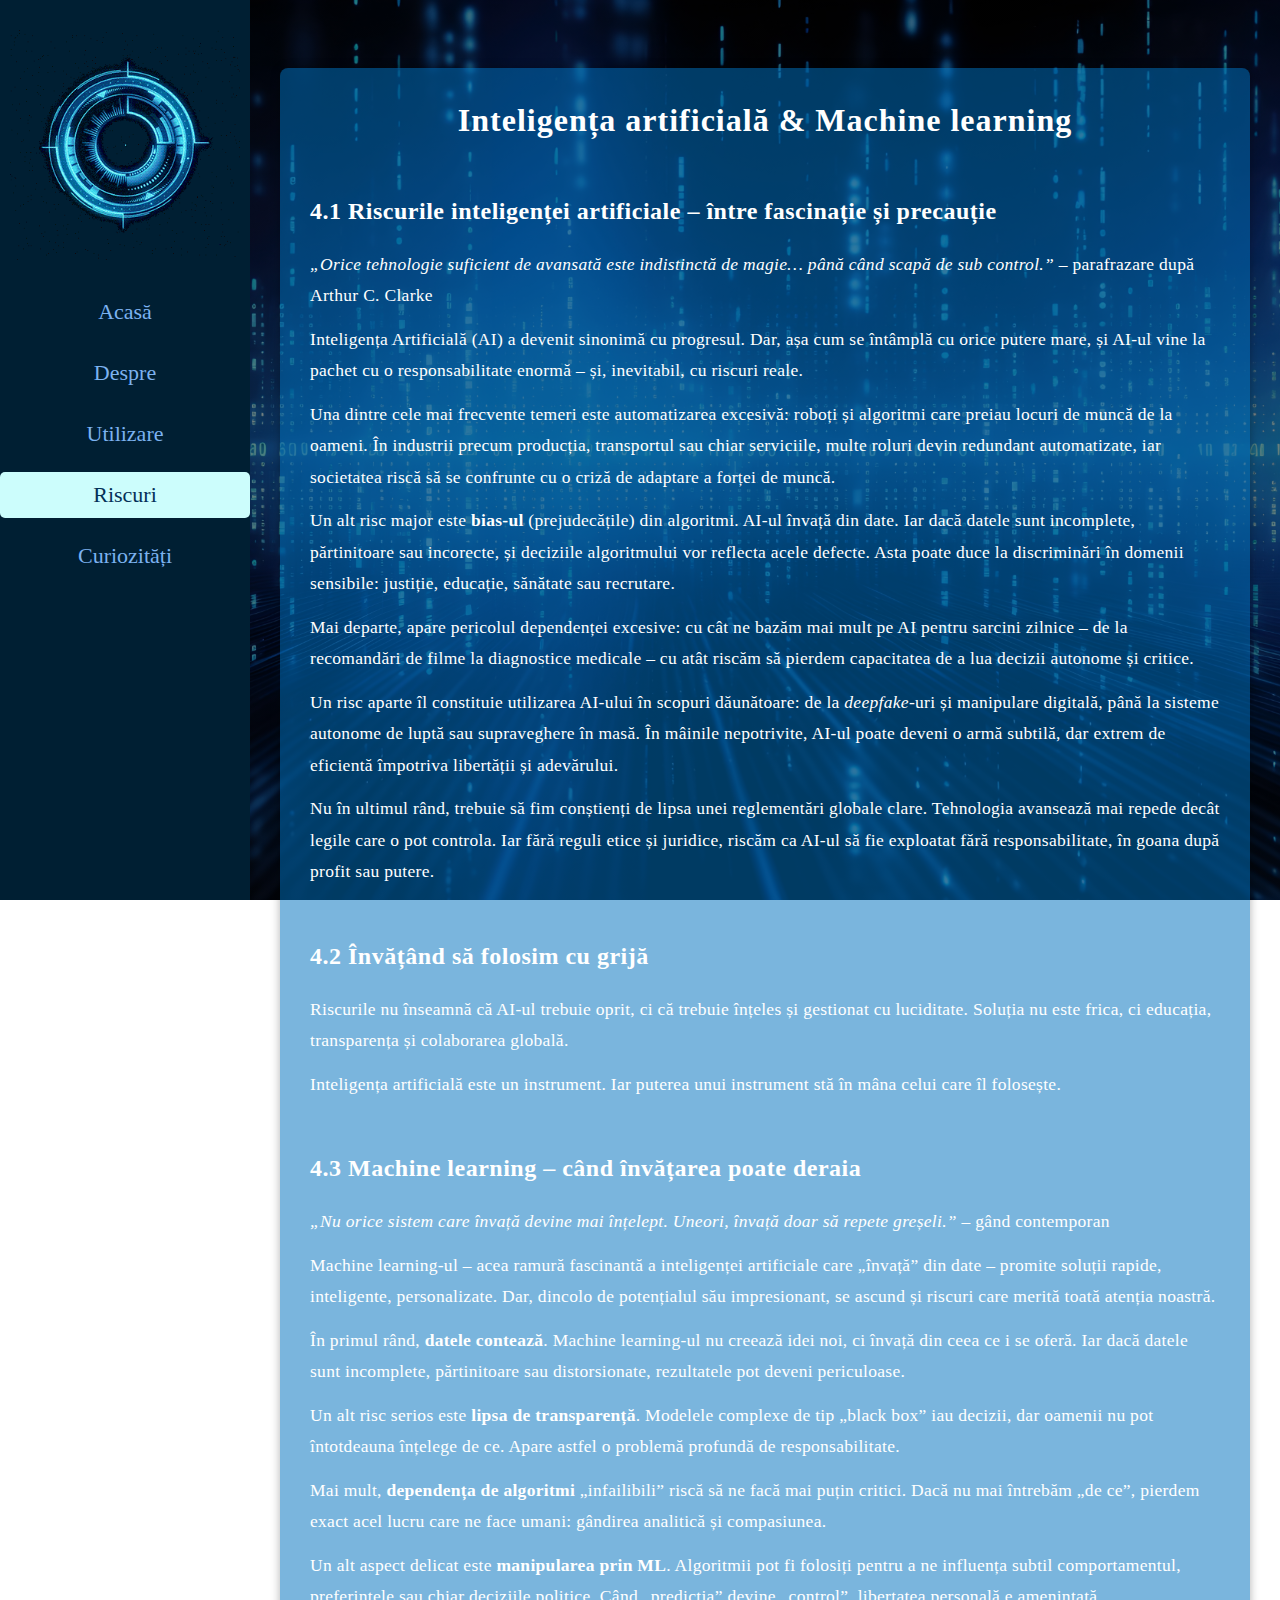
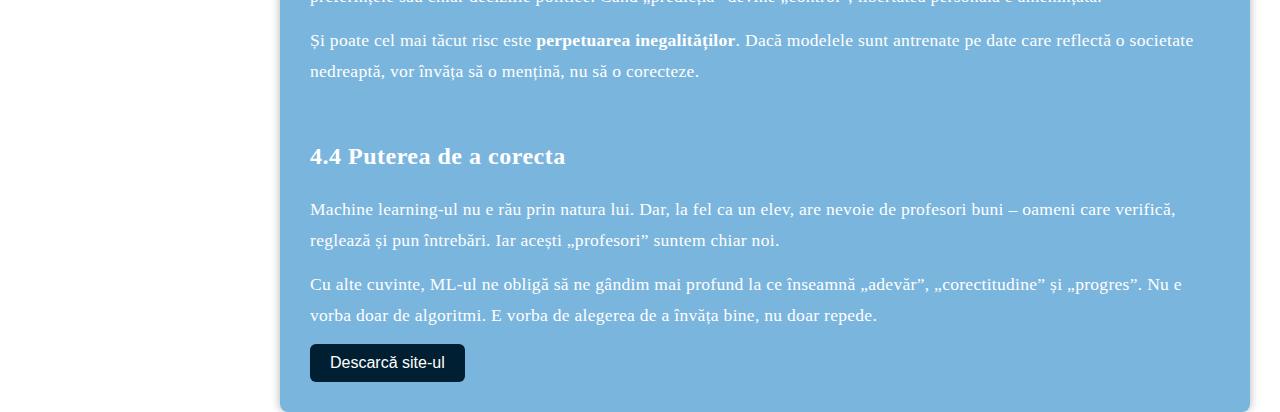
<file: riscuri/riscuri.html>
<!DOCTYPE html>
<html lang="ro">
<head>
    <meta charset="UTF-8">
    <meta http-equiv="X-UA-Compatible" content="IE=edge">
    <meta name="viewport" content="width=device-width, initial-scale=1.0">
    <title>Inteligența artificială & Machine learning</title>
    <link rel="stylesheet" href="style3.css">
</head>

<body>
    
    <<audio id="bg-music" autoplay loop>
        <source src="music.mp3" type="audio/mpeg">
      </audio>
      
      <script>
        const audio = document.getElementById("bg-music");
        function enableSound() {
          audio.muted = false;
          audio.volume = 0.2;
          audio.play();
          document.removeEventListener("click", enableSound);
          document.removeEventListener("scroll", enableSound);
        }
      
        document.addEventListener("click", enableSound);
        document.addEventListener("scroll", enableSound);
      </script>

    <div class="sidebar">
        <div class="logo">
            <a href="https://chatgpt.com/?temporary-chat=true" target="_blank">
                <img src="jarvis1.gif" alt="AI">
              </a>
              <audio autoplay loop>
                <source src="music.mp3" type="audio/mp3">
                Your browser does not support the audio element.
              </audio>
        </div>
        <ul class="menu">
            <li><a href="\liceu\proiecte\atestat info\Plopan Eliana\acasa\info.html">Acasă</a></li>
            <li><a href="\liceu\proiecte\atestat info\Plopan Eliana\despre\despre.html">Despre</a></li>
            <li><a href="\liceu\proiecte\atestat info\Plopan Eliana\folosinta\folosinta.html">Utilizare</a></li>
            <li class="active"><a href="\liceu\proiecte\Plopan Eliana\atestat info\riscuri\riscuri.html">Riscuri</a></li>
            <li><a href="\liceu\proiecte\atestat info\Plopan Eliana\curiozitati\curiozitati.html">Curiozități</a></li>
        </ul>
    </div>

    <div class="content-box">
        <h1>Inteligența artificială & Machine learning</h1>

        <h2>4.1 Riscurile inteligenței artificiale – între fascinație și precauție</h2>
        <p><em>„Orice tehnologie suficient de avansată este indistinctă de magie… până când scapă de sub control.”</em> – parafrazare după Arthur C. Clarke</p>

        <p>Inteligența Artificială (AI) a devenit sinonimă cu progresul. Dar, așa cum se întâmplă cu orice putere mare, și AI-ul vine la pachet cu o responsabilitate enormă – și, inevitabil, cu riscuri reale.</p>

        <p>Una dintre cele mai frecvente temeri este automatizarea excesivă: roboți și algoritmi care preiau locuri de muncă de la oameni. În industrii precum producția, transportul sau chiar serviciile, multe roluri devin redundant automatizate, iar societatea riscă să se confrunte cu o criză de adaptare a forței de muncă.</p>

        <p>Un alt risc major este <strong>bias-ul</strong> (prejudecățile) din algoritmi. AI-ul învață din date. Iar dacă datele sunt incomplete, părtinitoare sau incorecte, și deciziile algoritmului vor reflecta acele defecte. Asta poate duce la discriminări în domenii sensibile: justiție, educație, sănătate sau recrutare.</p>

        <p>Mai departe, apare pericolul dependenței excesive: cu cât ne bazăm mai mult pe AI pentru sarcini zilnice – de la recomandări de filme la diagnostice medicale – cu atât riscăm să pierdem capacitatea de a lua decizii autonome și critice.</p>

        <p>Un risc aparte îl constituie utilizarea AI-ului în scopuri dăunătoare: de la <em>deepfake</em>-uri și manipulare digitală, până la sisteme autonome de luptă sau supraveghere în masă. În mâinile nepotrivite, AI-ul poate deveni o armă subtilă, dar extrem de eficientă împotriva libertății și adevărului.</p>

        <p>Nu în ultimul rând, trebuie să fim conștienți de lipsa unei reglementări globale clare. Tehnologia avansează mai repede decât legile care o pot controla. Iar fără reguli etice și juridice, riscăm ca AI-ul să fie exploatat fără responsabilitate, în goana după profit sau putere.</p>

        <h2>4.2 Învățând să folosim cu grijă</h2>
        <p>Riscurile nu înseamnă că AI-ul trebuie oprit, ci că trebuie înțeles și gestionat cu luciditate. Soluția nu este frica, ci educația, transparența și colaborarea globală.</p>
        <p>Inteligența artificială este un instrument. Iar puterea unui instrument stă în mâna celui care îl folosește.</p>

        <h2>4.3 Machine learning – când învățarea poate deraia</h2>
        <p><em>„Nu orice sistem care învață devine mai înțelept. Uneori, învață doar să repete greșeli.”</em> – gând contemporan</p>

        <p>Machine learning-ul – acea ramură fascinantă a inteligenței artificiale care „învață” din date – promite soluții rapide, inteligente, personalizate. Dar, dincolo de potențialul său impresionant, se ascund și riscuri care merită toată atenția noastră.</p>

        <p>În primul rând, <strong>datele contează</strong>. Machine learning-ul nu creează idei noi, ci învață din ceea ce i se oferă. Iar dacă datele sunt incomplete, părtinitoare sau distorsionate, rezultatele pot deveni periculoase.</p>

        <p>Un alt risc serios este <strong>lipsa de transparență</strong>. Modelele complexe de tip „black box” iau decizii, dar oamenii nu pot întotdeauna înțelege de ce. Apare astfel o problemă profundă de responsabilitate.</p>

        <p>Mai mult, <strong>dependența de algoritmi</strong> „infailibili” riscă să ne facă mai puțin critici. Dacă nu mai întrebăm „de ce”, pierdem exact acel lucru care ne face umani: gândirea analitică și compasiunea.</p>

        <p>Un alt aspect delicat este <strong>manipularea prin ML</strong>. Algoritmii pot fi folosiți pentru a ne influența subtil comportamentul, preferințele sau chiar deciziile politice. Când „predicția” devine „control”, libertatea personală e amenințată.</p>

        <p>Și poate cel mai tăcut risc este <strong>perpetuarea inegalităților</strong>. Dacă modelele sunt antrenate pe date care reflectă o societate nedreaptă, vor învăța să o mențină, nu să o corecteze.</p>

        <h2>4.4 Puterea de a corecta</h2>
        <p>Machine learning-ul nu e rău prin natura lui. Dar, la fel ca un elev, are nevoie de profesori buni – oameni care verifică, reglează și pun întrebări. Iar acești „profesori” suntem chiar noi.</p>

        <p>Cu alte cuvinte, ML-ul ne obligă să ne gândim mai profund la ce înseamnă „adevăr”, „corectitudine” și „progres”. Nu e vorba doar de algoritmi. E vorba de alegerea de a învăța bine, nu doar repede.</p>
    
        <a href="\liceu\proiecte\atestat info\Plopan Eliana.zip" download>
            <button type="button" class="submit-btn">Descarcă site-ul</button>
          </a>
    </div>
</body>
</html>
</file>
<file: inceput/style0.css>
* {
    margin: 0;
    padding: 0;
    box-sizing: border-box;
}

html, body {
    height: 100%;
    width: 100%;
}

body {
    font-family: 'Times New Roman', Times, serif, sans-serif;
    background-image: linear-gradient(rgba(0,0,0,0.5), rgba(0,0,0,0.5)), url(ai.jpg);
    background-size: cover;
    background-position: center;
    background-repeat: no-repeat;
    background-attachment: fixed;
    display: flex;
    justify-content: center;
    align-items: center;
    text-align: center;
}

.content-box {
    background-color: rgba(0, 113, 189, 0.75);
    padding: 60px 80px;
    border-radius: 15px;
    box-shadow: 0 0 20px rgba(0, 0, 0, 0.4);
    color: white;
    line-height: 2.2;
    letter-spacing: 0.5px;
    font-size: 28px;
    max-width: 1200px;
    width: 90%;
}

.submit-btn {
    margin-top: 30px;
    padding: 20px 50px;
    font-size: 26px;
    background-color: #547fb8;
    color: #ffffff;
    border: none;
    border-radius: 10px;
    cursor: pointer;
    transition: 0.3s ease;
}

.submit-btn:hover {
    background-color: #759aff;
}
</file>
<file: acasa/style.css>
* {
    margin: 0;
    padding: 0;
    box-sizing: border-box;
}

html, body {
    height: 100%;
    width: 100%;
}


body {
    font-family: 'Times New Roman', Times, serif, sans-serif;
    background-image: linear-gradient(rgba(0,0,0,0.5), rgba(0,0,0,0.5)), url(ai.jpg);
    background-size: cover;
    background-position: center;
    background-repeat: no-repeat;
    background-attachment: fixed;
}


.sidebar {
    position: fixed;
    top: 0;
    left: 0;
    background-color: #001f33;
    width: 250px;
    height: 100%;
    display: flex;
    flex-direction: column;
    align-items: center;
    padding-top: 20px;
    z-index: 2;
}

.sidebar .logo img {
    width: 100%;
    height: auto;
    object-fit: cover;
    background-color: #001f33;
    padding: 10px;
}


.sidebar .menu {
    list-style: none;
    width: 100%;
    padding: 0;
    text-align: center;
}

.sidebar .menu li {
    margin: 15px 0;
}

.sidebar .menu li a {
    color: #7cb2f0;
    text-decoration: none;
    font-size: 22px;
    padding: 10px 20px;
    display: block;
    transition: 0.3s;
}


.sidebar .menu li a:hover,
.sidebar .menu li.active a {
    background-color: #CCFDFC;
    color: #043058;
    border-radius: 5px;
}


.content-box {
    background-color: rgba(0, 113, 189, 0.521);
    padding: 30px;
    margin-top: 50px;
    border-radius: 8px;
    box-shadow: 0 0 10px rgba(0, 0, 0, 0.3);
}

@media (min-width: 769px) {
    .content-box {
        width: calc(100% - 310px); 
        margin-left: 280px;
        margin-right: 20px;
    }
}

@media (max-width: 768px) {
    .content-box {
        width: calc(100% - 40px);
        margin: 20px;
    }
}

.content-box h1 {
    text-align: center;
    margin-bottom: 40px;
    color: #ffffff;
}

.content-box h2, .content-box h3 {
    color: #ffffff;
    margin-top: 30px;
    margin-bottom: 10px;
}

.content-box p, .content-box ul {
    color: #ffffff;
    line-height: 1.8;
}


.content-box ul {
    padding-left: 20px;
}

.content-box ul li {
    margin-bottom: 10px;
}

.content-box h1 {
    text-align: center;
    margin-bottom: 50px;
    color: #ffffff;
    line-height: 1.4;
    letter-spacing: 1px;
}

.content-box h2, 
.content-box h3 {
    color: #ffffff;
    margin-top: 50px;     
    margin-bottom: 20px;  
    line-height: 1.5;
    letter-spacing: 0.5px;
}


.content-box p {
    color: #ffffff;
    line-height: 1.8;
    letter-spacing: 0.3px;
    margin-bottom: 12px; 
    font-size: 17.5px;
}

.content-box ul {
    padding-left: 25px;
    margin-bottom: 15px;
}

.content-box ul li {
    margin-bottom: 8px;
    line-height: 1.7;
}

.text-image-container {
    display: flex;
    align-items: center;
    justify-content: space-between;
    gap: 20px;
    margin: 20px;
}
  
.text-side {
    flex: 1;
}
  
.image-side {
    flex: 1;
    text-align: right;
}
  
.image-side img {
    max-width: 80%;
    height: auto;
    border-radius: 10px;
}

.submit-btn {
    background-color: #001f33;
    color: white;
    padding: 10px 20px;
    border: none;
    border-radius: 6px;
    font-size: 16px;
    cursor: pointer;
    transition: background-color 0.3s ease;
}
  
.submit-btn:hover {
    background-color: #057e6e;
}

@media (max-width: 768px) {
    .sidebar {
        position: relative;
        width: 100%;
        height: auto;
        flex-direction: row;
        flex-wrap: wrap;
        justify-content: center;
        padding: 10px;
    }

    .sidebar .menu {
        display: flex;
        flex-wrap: wrap;
        justify-content: center;
    }

    .sidebar .menu li {
        margin: 5px;
    }

    .content-box {
        margin-left: 0;
        margin-top: 20px;
        padding: 20px;
    }

    .text-image-container {
        flex-direction: column;
        text-align: center;
    }

    .image-side {
        text-align: center;
        margin-top: 20px;
    }

    .image-side img {
        max-width: 100%;
    }

    .image-middle{
        max-width: 100%;
    }
}

.image-middle {
    flex: 1;
    text-align: center;
    width: 700px;
    height: 330px;
    margin: 0 auto;
    border-radius: 10px;
}

.image-middle img {
    width: 100%;
    height: 100%;
    object-fit: cover;
}
</file>
<file: curiozitati/style4.css>
* {
    margin: 0;
    padding: 0;
    box-sizing: border-box;
}
  
html, body {
    height: 100%;
    width: 100%;
    font-family: 'Times New Roman', serif;
    background: linear-gradient(rgba(0,0,0,0.5), rgba(0,0,0,0.5)), url(ai.jpg) no-repeat center center fixed;
    background-size: cover;
}
  
.sidebar {
    position: fixed;
    top: 0;
    left: 0;
    background-color: #001f33;
    width: 250px;
    height: 100%;
    display: flex;
    flex-direction: column;
    align-items: center;
    padding-top: 20px;
    z-index: 2;
}
  
.sidebar .logo img {
    width: 100%;
    padding: 10px;
}
  
.sidebar .menu {
    list-style: none;
    width: 100%;
    text-align: center;
}
  
.sidebar .menu li {
    margin: 15px 0;
}
  
.sidebar .menu li a {
    color: #7cb2f0;
    text-decoration: none;
    font-size: 22px;
    padding: 10px 20px;
    display: block;
    transition: 0.3s;
}
  
.sidebar .menu li a:hover,
.sidebar .menu li.active a {
    background-color: #CCFDFC;
    color: #043058;
    border-radius: 5px;
}
  
@media (min-width: 769px) {
    .content-box {
        width: calc(100% - 310px); 
        margin-left: 280px;
        margin-right: 20px;
        margin-top: 50px;
        background-color: rgba(0, 113, 189, 0.521);
        box-shadow: 0 0 10px rgba(0, 0, 0, 0.3);
        border-radius: 8px;
        padding: 30px;
        color: white;
    }
}

@media (max-width: 768px) {
    .content-box {
        width: calc(100% - 40px);
        margin: 20px;
        margin-top: 20px;
    }
}
  
.content-box h1 {
    text-align: center;
    margin-bottom: 40px;
}
  
.content-box h2, .content-box h3 {
    margin-top: 40px;
    margin-bottom: 15px;
}
  
.content-box ol li, .content-box p, .content-box ul li {
    line-height: 1.8;
    margin-bottom: 10px;
}
  
.video-container {
    display: flex;
    justify-content: center;
    margin: 30px 0;
}
  
.question {
    margin-bottom: 30px;
}
  
.question h3 {
    color: #ffffff;
    margin-bottom: 10px;
}
  
label {
    display: block;
    margin-bottom: 8px;
    color: #f0f8ff;
    cursor: pointer;
    font-size: 16px;
}
  
.submit-btn {
    background-color: #001f33;
    color: white;
    padding: 10px 20px;
    border: none;
    border-radius: 6px;
    font-size: 16px;
    cursor: pointer;
    transition: background-color 0.3s ease;
}
  
.submit-btn:hover {
    background-color: #057e6e;
}
  
.result {
    font-size: 20px;
    margin-top: 30px;
    text-align: center;
    font-weight: bold;
    color: #ffffff;
}
  
@media screen and (max-width: 768px) {
    .sidebar {
      width: 100%;
      height: auto;
      position: relative;
    }
  
    .content-box {
      margin-left: 0;
      margin-top: 20px;
      padding: 20px;
    }
  
    .video-container iframe {
      width: 100%;
      height: auto;
    }
}

.curiozitati-text {
    padding-left: 40px;
}

@media (max-width: 768px) {
    .sidebar {
        position: relative;
        width: 100%;
        height: auto;
        flex-direction: row;
        flex-wrap: wrap;
        justify-content: center;
        padding: 10px;
    }

    .sidebar .menu {
        display: flex;
        flex-wrap: wrap;
        justify-content: center;
    }

    .sidebar .menu li {
        margin: 5px;
    }

    .content-box {
        margin-left: 0;
        margin-top: 20px;
        padding: 20px;
    }

    .text-image-container {
        flex-direction: column;
        text-align: center;
    }

    .image-side {
        text-align: center;
        margin-top: 20px;
    }

    .image-side img {
        max-width: 100%;
    }
}
</file>
<file: despre/style1.css>
* {
    margin: 0;
    padding: 0;
    box-sizing: border-box;
}

html, body {
    height: 100%;
    width: 100%;
}


body {
    font-family: 'Times New Roman', Times, serif, sans-serif;
    background-image: linear-gradient(rgba(0,0,0,0.5), rgba(0,0,0,0.5)), url(ai.jpg);
    background-size: cover;
    background-position: center;
    background-repeat: no-repeat;
    background-attachment: fixed;
}


.sidebar {
    position: fixed;
    top: 0;
    left: 0;
    background-color: #001f33;
    width: 250px;
    height: 100%;
    display: flex;
    flex-direction: column;
    align-items: center;
    padding-top: 20px;
    z-index: 2;
}

.sidebar .logo img {
    width: 100%;
    height: auto;
    object-fit: cover;
    background-color: #001f33;
    padding: 10px;
}


.sidebar .menu {
    list-style: none;
    width: 100%;
    padding: 0;
    text-align: center;
}

.sidebar .menu li {
    margin: 15px 0;
}

.sidebar .menu li a {
    color: #7cb2f0;
    text-decoration: none;
    font-size: 22px;
    padding: 10px 20px;
    display: block;
    transition: 0.3s;
}


.sidebar .menu li a:hover,
.sidebar .menu li.active a {
    background-color: #CCFDFC;
    color: #043058;
    border-radius: 5px;
}

@media (min-width: 769px) {
    .content-box {
        width: calc(100% - 310px); 
        margin-left: 280px;
        margin-right: 20px;
        margin-top: 50px;
        background-color: rgba(0, 113, 189, 0.521);
        box-shadow: 0 0 10px rgba(0, 0, 0, 0.3);
        border-radius: 8px;
        padding: 30px;
    }
}

@media (max-width: 768px) {
    .content-box {
        width: calc(100% - 40px);
        margin: 20px;
        margin-top: 20px;
    }
}

.content-box h1 {
    text-align: center;
    margin-bottom: 40px;
    color: #ffffff;
}

.content-box h2, .content-box h3 {
    color: #ffffff;
    margin-top: 30px;
    margin-bottom: 10px;
}

.content-box p, .content-box ul {
    color: #ffffff;
    line-height: 1.8;
}


.content-box ul {
    padding-left: 20px;
}

.content-box ul li {
    margin-bottom: 10px;
}

.content-box h1 {
    text-align: center;
    margin-bottom: 50px;
    color: #ffffff;
    line-height: 1.4;
    letter-spacing: 1px;
}

.content-box h2, 
.content-box h3 {
    color: #ffffff;
    margin-top: 50px;     
    margin-bottom: 20px;  
    line-height: 1.5;
    letter-spacing: 0.5px;
}


.content-box p {
    color: #ffffff;
    line-height: 1.8;
    letter-spacing: 0.3px;
    margin-bottom: 12px; 
    font-size: 17.5px;
}

.content-box ul {
    padding-left: 25px;
    margin-bottom: 15px;
}

.content-box ul li {
    margin-bottom: 8px;
    line-height: 1.7;
}

.video-container {
    display: flex;
    justify-content: center;
    align-items: center;
    margin-top: 30px;
    margin-bottom: 30px;
}

.submit-btn {
    background-color: #001f33;
    color: white;
    padding: 10px 20px;
    border: none;
    border-radius: 6px;
    font-size: 16px;
    cursor: pointer;
    transition: background-color 0.3s ease;
}
  
.submit-btn:hover {
    background-color: #057e6e;
}

@media (max-width: 768px) {
    .sidebar {
        position: relative;
        width: 100%;
        height: auto;
        flex-direction: row;
        flex-wrap: wrap;
        justify-content: center;
        padding: 10px;
    }

    .sidebar .menu {
        display: flex;
        flex-wrap: wrap;
        justify-content: center;
    }

    .sidebar .menu li {
        margin: 5px;
    }

    .content-box {
        margin-left: 0;
        margin-top: 20px;
        padding: 20px;
    }

    .text-image-container {
        flex-direction: column;
        text-align: center;
    }

    .image-side {
        text-align: center;
        margin-top: 20px;
    }

    .image-side img {
        max-width: 100%;
    }
}

h1, h2, h3 {
    margin-bottom: 20px;
    color: #ffffff;
}

p {
    margin-bottom: 20px;
}

.image-middle-container {
    display: flex;
    justify-content: center;
    align-items: center;
    margin: 40px 0; 
}

.image-middle {
    width: 1000px;
    max-width: 100%;
    height: auto;
    border-radius: 10px;
    overflow: hidden;
    box-shadow: 0 0 20px rgba(0,0,0,0.4);
}

.image-middle img {
    width: 100%;
    height: auto;
    display: block;
    object-fit: cover;
    border-radius: 10px;
}
</file>
<file: folosinta/style2.css>
* {
    margin: 0;
    padding: 0;
    box-sizing: border-box;
}

html, body {
    height: 100%;
    width: 100%;
    font-family: 'Times New Roman', Times, serif;
    background-image: linear-gradient(rgba(0,0,0,0.5), rgba(0,0,0,0.5)), url(ai.jpg);
    background-size: cover;
    background-position: center;
    background-repeat: no-repeat;
    background-attachment: fixed;
}

.sidebar {
    position: fixed;
    top: 0;
    left: 0;
    background-color: #001f33;
    width: 250px;
    height: 100%;
    display: flex;
    flex-direction: column;
    align-items: center;
    padding-top: 20px;
    z-index: 2;
}

.sidebar .logo img {
    width: 100%;
    height: auto;
    object-fit: cover;
    background-color: #001f33;
    padding: 10px;
}

.sidebar .menu {
    list-style: none;
    width: 100%;
    padding: 0;
    text-align: center;
}

.sidebar .menu li {
    margin: 15px 0;
}

.sidebar .menu li a {
    color: #7cb2f0;
    text-decoration: none;
    font-size: 22px;
    padding: 10px 20px;
    display: block;
    transition: 0.3s;
}

.sidebar .menu li a:hover,
.sidebar .menu li.active a {
    background-color: #CCFDFC;
    color: #043058;
    border-radius: 5px;
}

@media (min-width: 769px) {
    .content-box {
        width: calc(100% - 310px); 
        margin-left: 280px;
        margin-right: 20px;
        margin-top: 50px;
        background-color: rgba(0, 113, 189, 0.521);
        box-shadow: 0 0 10px rgba(0, 0, 0, 0.3);
        border-radius: 8px;
        padding: 30px;
        color: white;
    }
}

@media (max-width: 768px) {
    .content-box {
        width: calc(100% - 40px);
        margin: 20px;
        margin-top: 20px;
    }
}

.content-box h1 {
    text-align: center;
    margin-bottom: 50px;
    line-height: 1.4;
    letter-spacing: 1px;
}

.content-box h2, 
.content-box h3 {
    margin-top: 50px;     
    margin-bottom: 20px;  
    line-height: 1.5;
    letter-spacing: 0.5px;
}

.content-box p {
    line-height: 1.8;
    letter-spacing: 0.3px;
    margin-bottom: 12px; 
    font-size: 17.5px;
}

.content-box ul {
    padding-left: 25px;
    margin-bottom: 15px;
}

.content-box ul li {
    margin-bottom: 8px;
    line-height: 1.7;
}

.submit-btn {
    background-color: #001f33;
    color: white;
    padding: 10px 20px;
    border: none;
    border-radius: 6px;
    font-size: 16px;
    cursor: pointer;
    transition: background-color 0.3s ease;
}

.submit-btn:hover {
    background-color: #057e6e;
}

@media (max-width: 768px) {
    .sidebar {
        position: relative;
        width: 100%;
        height: auto;
        flex-direction: row;
        flex-wrap: wrap;
        justify-content: center;
        padding: 10px;
    }

    .sidebar .menu {
        display: flex;
        flex-wrap: wrap;
        justify-content: center;
    }

    .sidebar .menu li {
        margin: 5px;
    }

    .content-box {
        margin: 20px auto 0 auto;
        width: 95%;
        padding: 20px;
    }

    .image-side img {
        max-width: 100%;
    }
}
</file>
<file: riscuri/style3.css>
* {
    margin: 0;
    padding: 0;
    box-sizing: border-box;
}

html, body {
    height: 100%;
    width: 100%;
}


body {
    font-family: 'Times New Roman', Times, serif, sans-serif;
    background-image: linear-gradient(rgba(0,0,0,0.5), rgba(0,0,0,0.5)), url(ai.jpg);
    background-size: cover;
    background-position: center;
    background-repeat: no-repeat;
    background-attachment: fixed;
}


.sidebar {
    position: fixed;
    top: 0;
    left: 0;
    background-color: #001f33;
    width: 250px;
    height: 100%;
    display: flex;
    flex-direction: column;
    align-items: center;
    padding-top: 20px;
    z-index: 2;
}

.sidebar .logo img {
    width: 100%;
    height: auto;
    object-fit: cover;
    background-color: #001f33;
    padding: 10px;
}


.sidebar .menu {
    list-style: none;
    width: 100%;
    padding: 0;
    text-align: center;
}

.sidebar .menu li {
    margin: 15px 0;
}

.sidebar .menu li a {
    color: #7cb2f0;
    text-decoration: none;
    font-size: 22px;
    padding: 10px 20px;
    display: block;
    transition: 0.3s;
}


.sidebar .menu li a:hover,
.sidebar .menu li.active a {
    background-color: #CCFDFC;
    color: #043058;
    border-radius: 5px;
}


@media (min-width: 769px) {
    .content-box {
        width: calc(100% - 310px); 
        margin-left: 280px;
        margin-right: 20px;
        margin-top: 50px;
        background-color: rgba(0, 113, 189, 0.521);
        box-shadow: 0 0 10px rgba(0, 0, 0, 0.3);
        border-radius: 8px;
        padding: 30px;
        color: white;
    }
}

@media (max-width: 768px) {
    .content-box {
        width: calc(100% - 40px);
        margin: 20px;
        margin-top: 20px;
    }
}

.content-box h1 {
    text-align: center;
    margin-bottom: 40px;
    color: #ffffff;
}

.content-box h2, .content-box h3 {
    color: #ffffff;
    margin-top: 30px;
    margin-bottom: 10px;
}

.content-box p, .content-box ul {
    color: #ffffff;
    line-height: 1.8;
}

.content-box ul {
    padding-left: 20px;
}

.content-box ul li {
    margin-bottom: 10px;
}

.content-box h1 {
    text-align: center;
    margin-bottom: 50px;
    color: #ffffff;
    line-height: 1.4;
    letter-spacing: 1px;
}

.content-box h2, 
.content-box h3 {
    color: #ffffff;
    margin-top: 50px;     
    margin-bottom: 20px;  
    line-height: 1.5;
    letter-spacing: 0.5px;
}

.content-box p {
    color: #ffffff;
    line-height: 1.8;
    letter-spacing: 0.3px;
    margin-bottom: 12px; 
    font-size: 17.5px;
}

.content-box ul {
    padding-left: 25px;
    margin-bottom: 15px;
}

.content-box ul li {
    margin-bottom: 8px;
    line-height: 1.7;
}

.submit-btn {
    background-color: #001f33;
    color: white;
    padding: 10px 20px;
    border: none;
    border-radius: 6px;
    font-size: 16px;
    cursor: pointer;
    transition: background-color 0.3s ease;
}
  
.submit-btn:hover {
    background-color: #057e6e;
}

@media (max-width: 768px) {
    .sidebar {
        position: relative;
        width: 100%;
        height: auto;
        flex-direction: row;
        flex-wrap: wrap;
        justify-content: center;
        padding: 10px;
    }

    .sidebar .menu {
        display: flex;
        flex-wrap: wrap;
        justify-content: center;
    }

    .sidebar .menu li {
        margin: 5px;
    }

    .content-box {
        margin-left: 0;
        margin-top: 20px;
        padding: 20px;
    }

    .text-image-container {
        flex-direction: column;
        text-align: center;
    }

    .image-side {
        text-align: center;
        margin-top: 20px;
    }

    .image-side img {
        max-width: 100%;
    }
}
</file>
